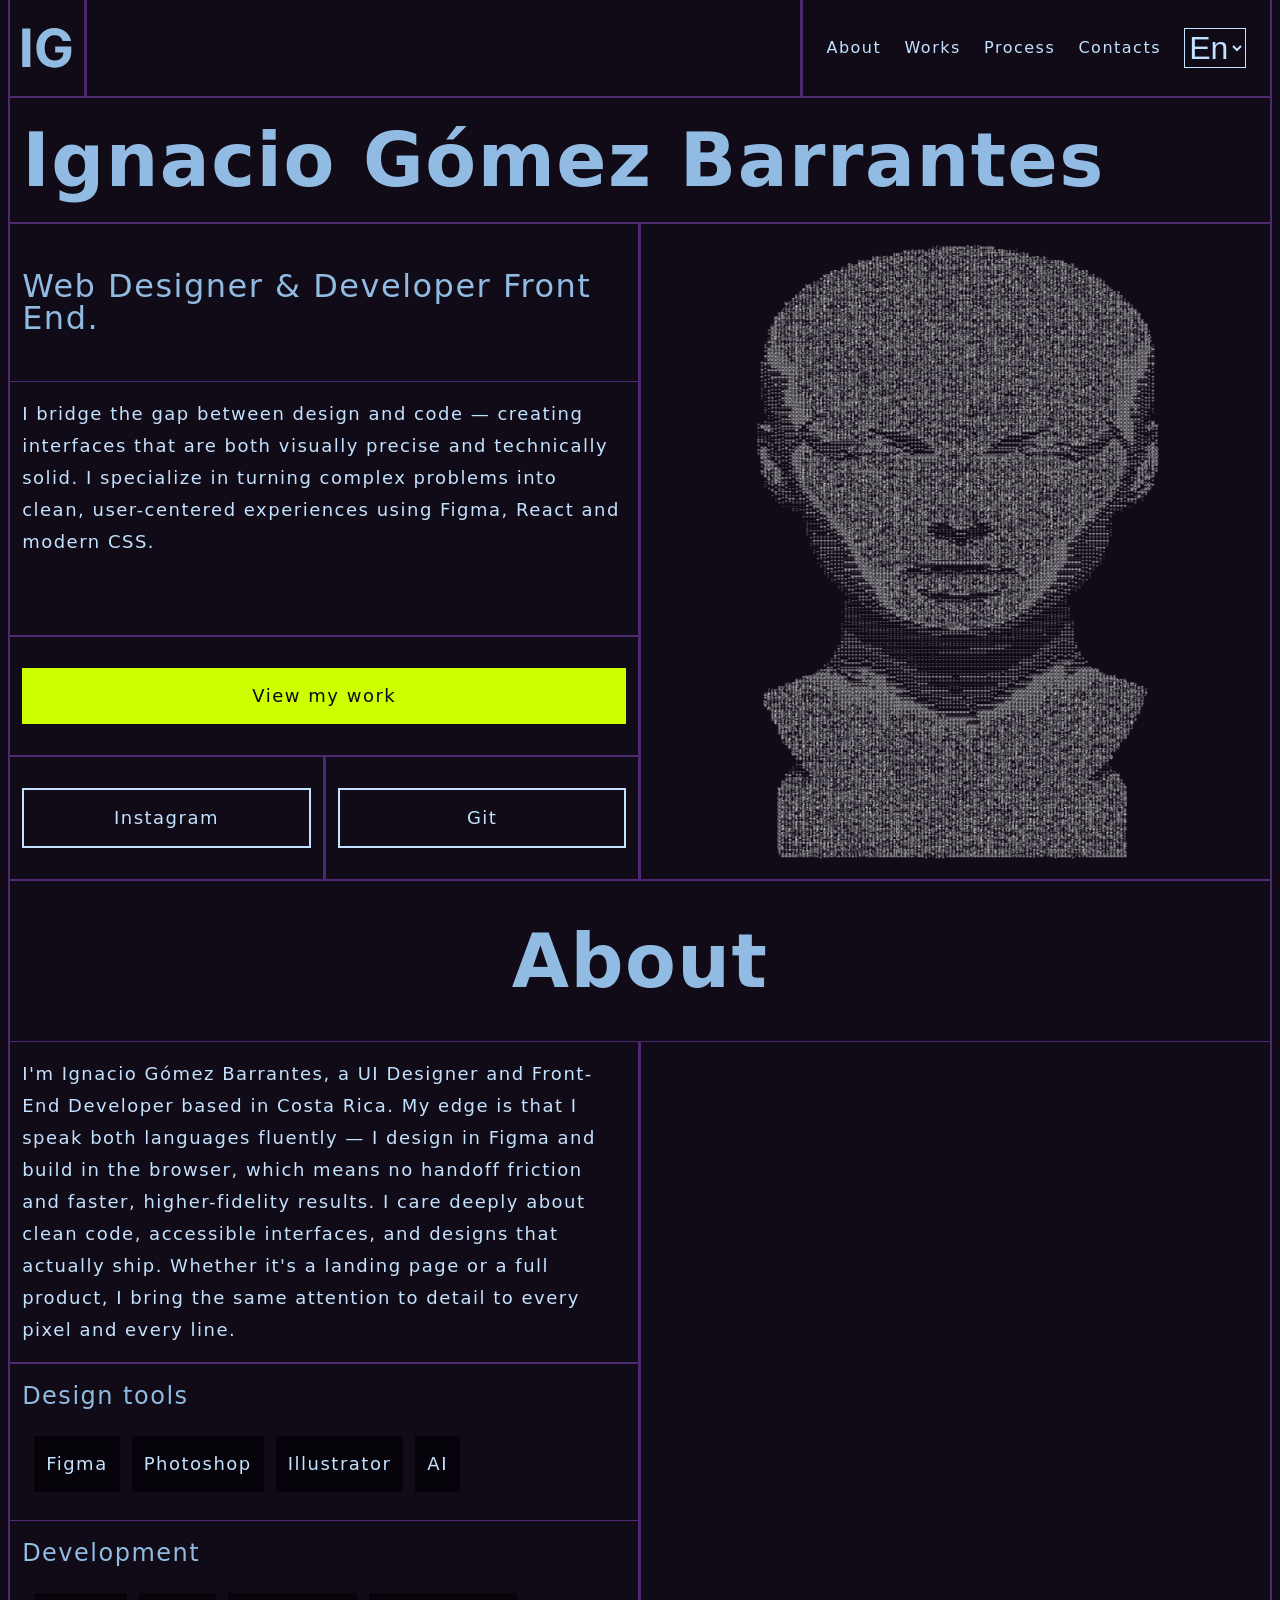
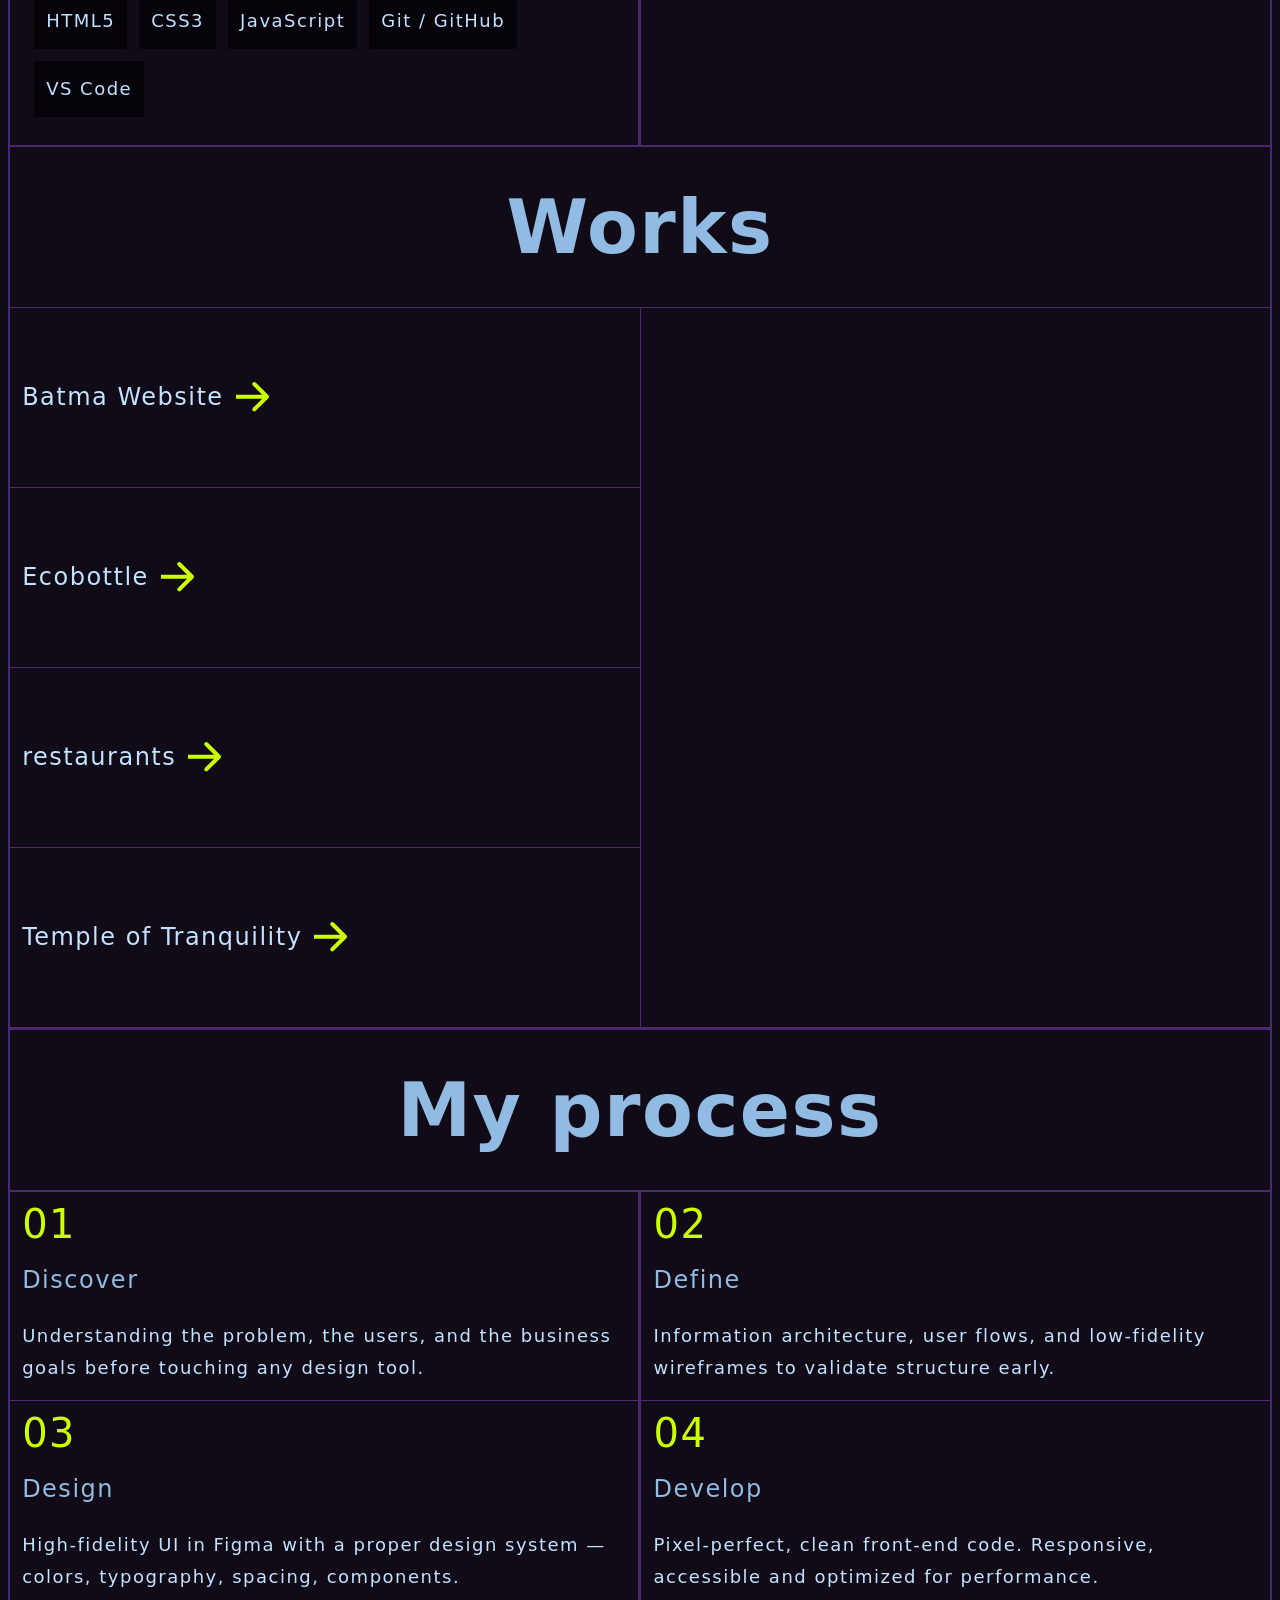
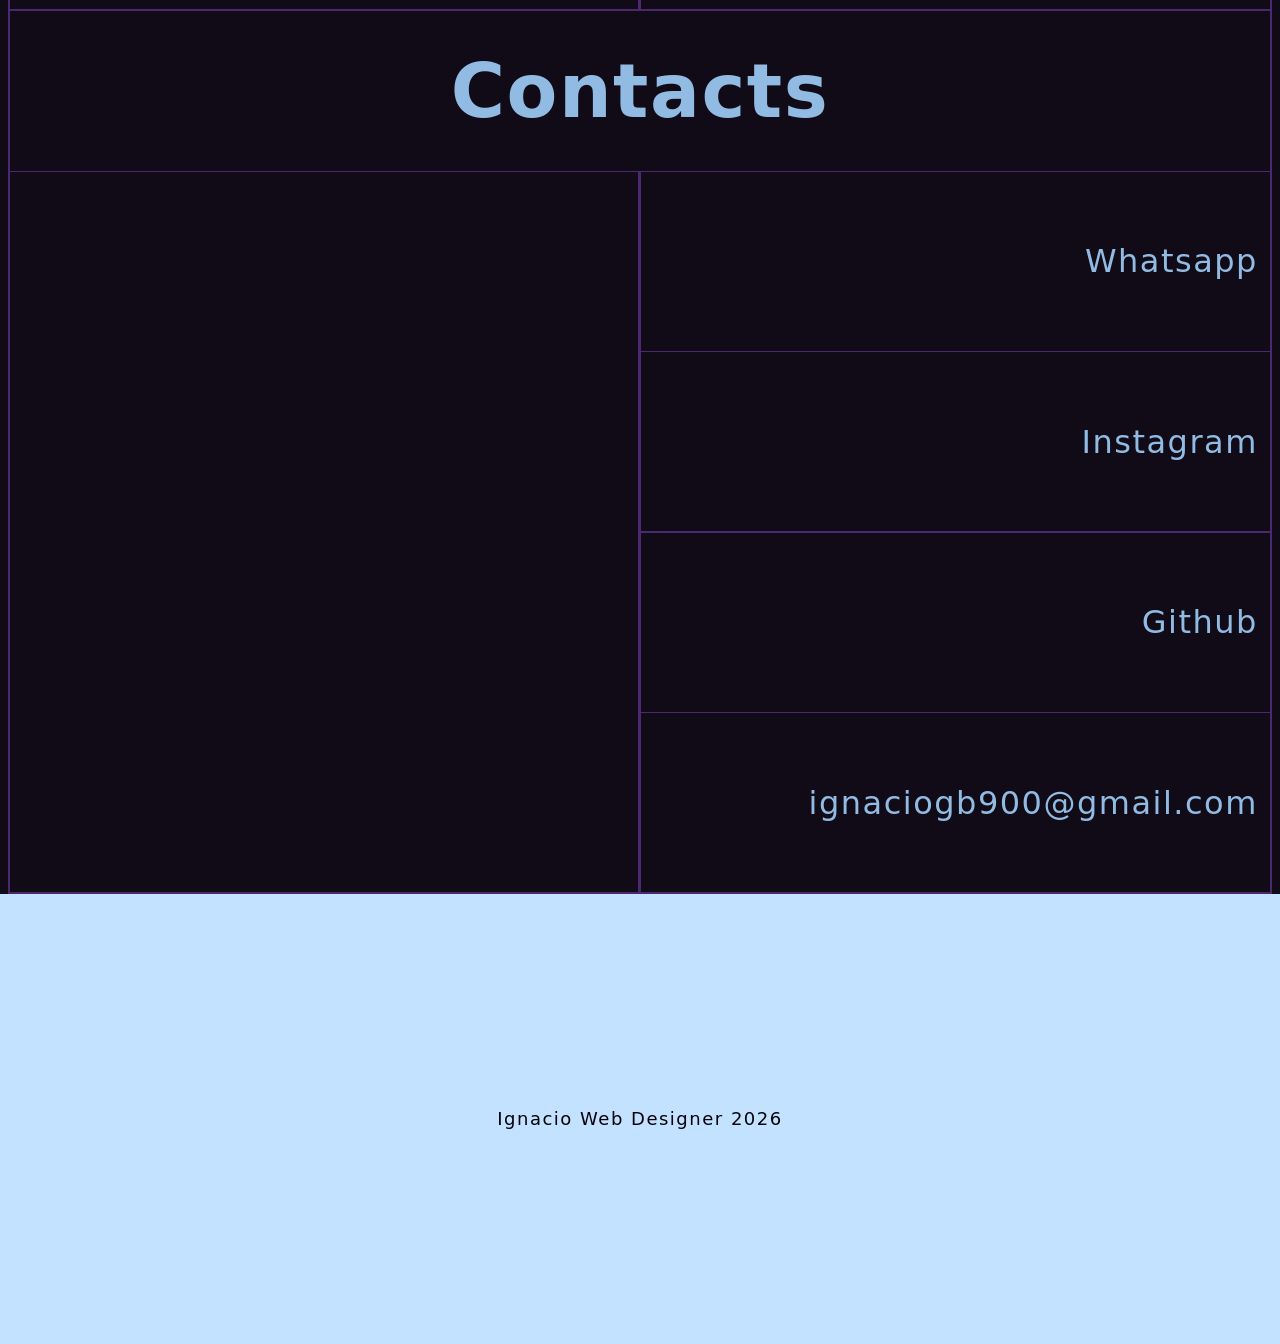
<file: index.html>
<!DOCTYPE html>
<html lang="en">
<head>
    <meta charset="UTF-8">
    <meta name="viewport" content="width=device-width, initial-scale=1.0">
    <link rel="stylesheet" href="./css/main.css">
    <link rel="stylesheet" href="./css/index.css">
    <script src="./js/app.js" defer></script>
    <script src="./js/canvas.js" defer></script>
    <script src="./js/translations.js" defer></script>
    <title>ignacio</title>
</head>
<body>
    <main>
        <header>
            <nav class="flex flex-row">
                <a href="index.html" class="backgroundDark"><img src="./img/logo.svg" alt="logo de Ignacio" width="50px" height="40px"></a>
                <input type="checkbox" name="hanburger" id="hamburger">
                <div class="backgroundDark"></div>
                <label for="hamburger" id="manu-hamburger" class="backgroundDark flex flex-colum">
                    <div class="bar"></div>
                    <div class="bar"></div>
                    <div class="bar"></div>
                </label>
                <ul class="navContent backgroundDark">
                    <li><a href="#about" class="text" data-i18n="nav-about">About</a></li>
                    <li><a href="#works" class="text" data-i18n="nav-works">Works</a></li>
                    <li><a href="#process" class="text" data-i18n="nav-process">Process</a></li>
                    <li><a href="#contacts" class="text" data-i18n="nav-contacts">Contacts</a></li>
                    <li>
                        <label for="languageSelect">
                            <select name="languageSelect" id="languageSelect">
                                <option value="EN" class="text">En</option>
                                <option value="ES" class="text">Es</option>
                            </select>
                        </label>
                    </li>
                </ul>
            </nav>
            <article>
                <h1 class="title backgroundDark" data-i18n="hero-title">Ignacio Gómez Barrantes</h1>
                <h2 class="subTitle backgroundDark" data-i18n="hero-sub">Web Designer & Developer Front End.</h2>
                <p class="text backgroundDark display-none" data-i18n="hero-p">I bridge the gap between design and code — creating interfaces that are both visually precise and technically solid. I specialize in turning complex problems into clean, user-centered experiences using Figma, React and modern CSS.</p>
                <div class="backgroundDark contentCanvas">
                    <canvas id="canvas" width="500" height="300"></canvas>
                </div>
                <ul class="grid grid-colum" id="button-header">
                    <li class="backgroundDark" id="button-main"><a href="#works" class="buttonMAin text" data-i18n="btn-work">View my work</a></li>
                    <li class="backgroundDark"><a href="https://www.instagram.com/ignaciod.web/" class="buttonSecon text">Instagram</a></li>
                    <li class="backgroundDark"><a href="https://github.com/IgnacioGB00" class="buttonSecon text">Git</a></li>
                </ul>
            </article>
        </header>

        <section id="about" class="sectionContent">
            <h2 class="backgroundDark title" data-i18n="about-title">About</h2>
            <div class="backgroundDark contentCanvas"></div>
            <p class="backgroundDark text" data-i18n="about-p">I'm Ignacio Gómez Barrantes, a UI Designer and Front-End Developer based in Costa Rica. My edge is that I speak both languages fluently — I design in Figma and build in the browser, which means no handoff friction and faster, higher-fidelity results.
                <br><br>
                I care deeply about clean code, accessible interfaces, and designs that actually ship. Whether it's a landing page or a full product, I bring the same attention to detail to every pixel and every line.</p>
            <article class="backgroundDark">
                <h3 class="subTitle" data-i18n="design-title">Design tools</h3>
                <ul class="tools">
                    <li class="text">Figma</li>
                    <li class="text">Photoshop</li>
                    <li class="text">Illustrator</li>
                    <li class="text">AI</li>
                </ul>
            </article>
            <article class="backgroundDark">
                <h3 class="subTitle" data-i18n="dev-title">Development</h3>
                <ul class="development">
                    <li class="text">HTML5</li>
                    <li class="text">CSS3</li>
                    <li class="text">JavaScript</li>
                    <li class="text">Git / GitHub</li>
                    <li class="text">VS Code</li>
                </ul>
            </article>
        </section>

        <section id="works" class="sectionContent">
            <h2 class="backgroundDark title" data-i18n="works-title">Works</h2>
            <div class="backgroundDark contentCanvas"></div>
            <ul class="list-works flex flex-row">
                <li class="backgroundDark" data-work="batman"><a href="./works/batman.html" class="subTitle">Batma Website <img src="./img/Arrow.svg" alt="Arrow"></a></li>
                <li class="backgroundDark" data-work="ecobottle"><a href="./works/ecobottle.html" class="subTitle">Ecobottle <img src="./img/Arrow.svg" alt="Arrow"></a></li>
                <li class="backgroundDark" data-work="cafe"><a href="./works/encuetroCafe.html" class="subTitle">restaurants <img src="./img/Arrow.svg" alt="Arrow"></a></li>
                <li class="backgroundDark" data-work="temple"><a href="./works/Temple.html" class="subTitle">Temple of Tranquility <img src="./img/Arrow.svg" alt="Arrow"></a></li>
            </ul>
        </section>

        <section id="process" class="sectionContent">
            <h2 class="title backgroundDark" data-i18n="process-title">My process</h2>
            <article class="backgroundDark flex flex-colum">
                <p class="numberColor">01</p>
                <h3 class="subTitle" data-i18n="p01-title">Discover</h3>
                <p class="text" data-i18n="p01-text">Understanding the problem, the users, and the business goals before touching any design tool.</p>
            </article>
            <article class="backgroundDark flex flex-colum">
                <p class="numberColor">02</p>
                <h3 class="subTitle" data-i18n="p02-title">Define</h3>
                <p class="text" data-i18n="p02-text">Information architecture, user flows, and low-fidelity wireframes to validate structure early.</p>
            </article>
            <article class="backgroundDark flex flex-colum">
                <p class="numberColor">03</p>
                <h3 class="subTitle" data-i18n="p03-title">Design</h3>
                <p class="text" data-i18n="p03-text">High-fidelity UI in Figma with a proper design system — colors, typography, spacing, components.</p>
            </article>
            <article class="backgroundDark flex flex-colum">
                <p class="numberColor">04</p>
                <h3 class="subTitle" data-i18n="p04-title">Develop</h3>
                <p class="text" data-i18n="p04-text">Pixel-perfect, clean front-end code. Responsive, accessible and optimized for performance.</p>
            </article>
        </section>

        <section id="contacts" class="sectionContent">
            <h2 class="backgroundDark title" data-i18n="contacts-title">Contacts</h2>
            <div class="backgroundDark contentCanvas"></div>
            <ul class="contacts">
                <li class="backgroundDark"><a href="https://wa.me/50664033299" class="subTitle">Whatsapp</a></li>
                <li class="backgroundDark"><a href="https://www.instagram.com/ignaciod.web/" class="subTitle">Instagram</a></li>
                <li class="backgroundDark"><a href="https://github.com/IgnacioGB00" class="subTitle">Github</a></li>
                <li class="backgroundDark"><a href="mailto:ignaciogb900@gmail.com" class="subTitle">ignaciogb900@gmail.com</a></li>
            </ul>
        </section>
    </main>
    <footer class="flex flex-colum">
        <p class="text" data-i18n="footer">Ignacio Web Designer 2026</p>
    </footer>
</body>
</html>
</file>
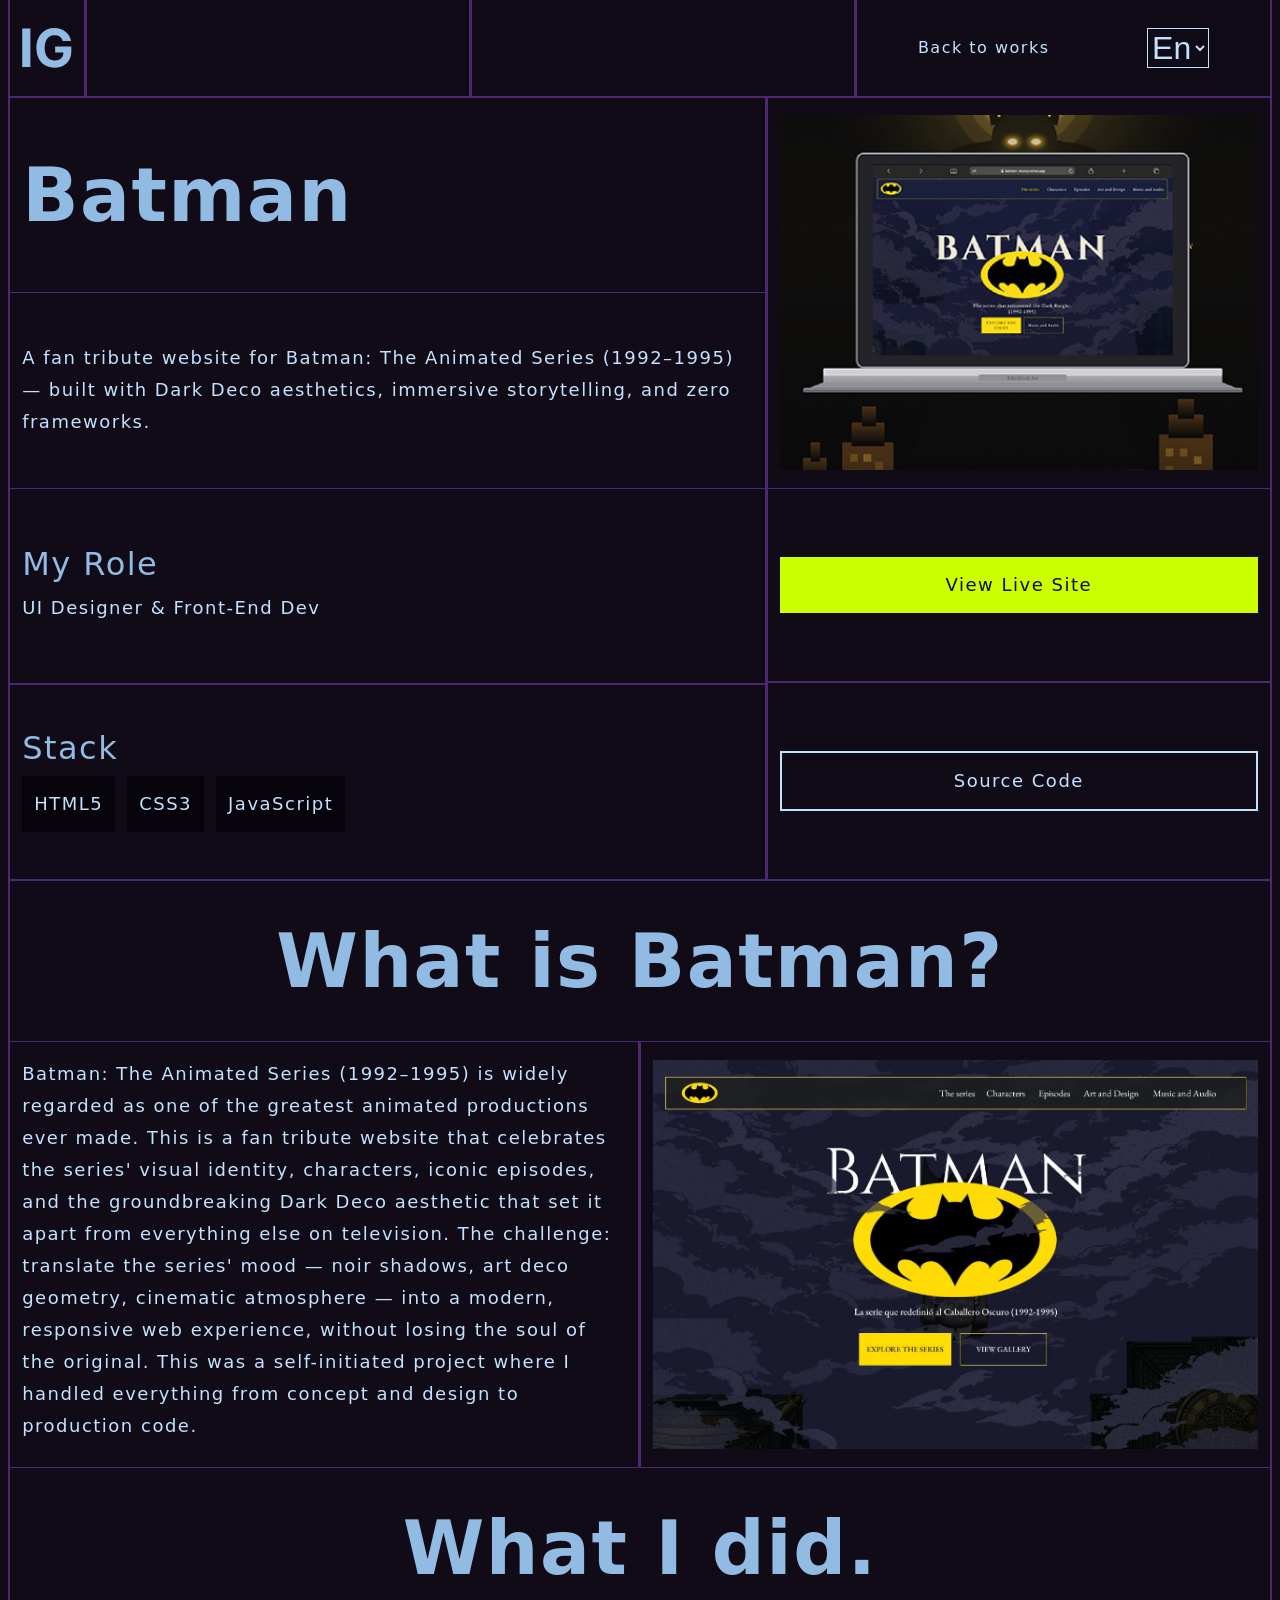
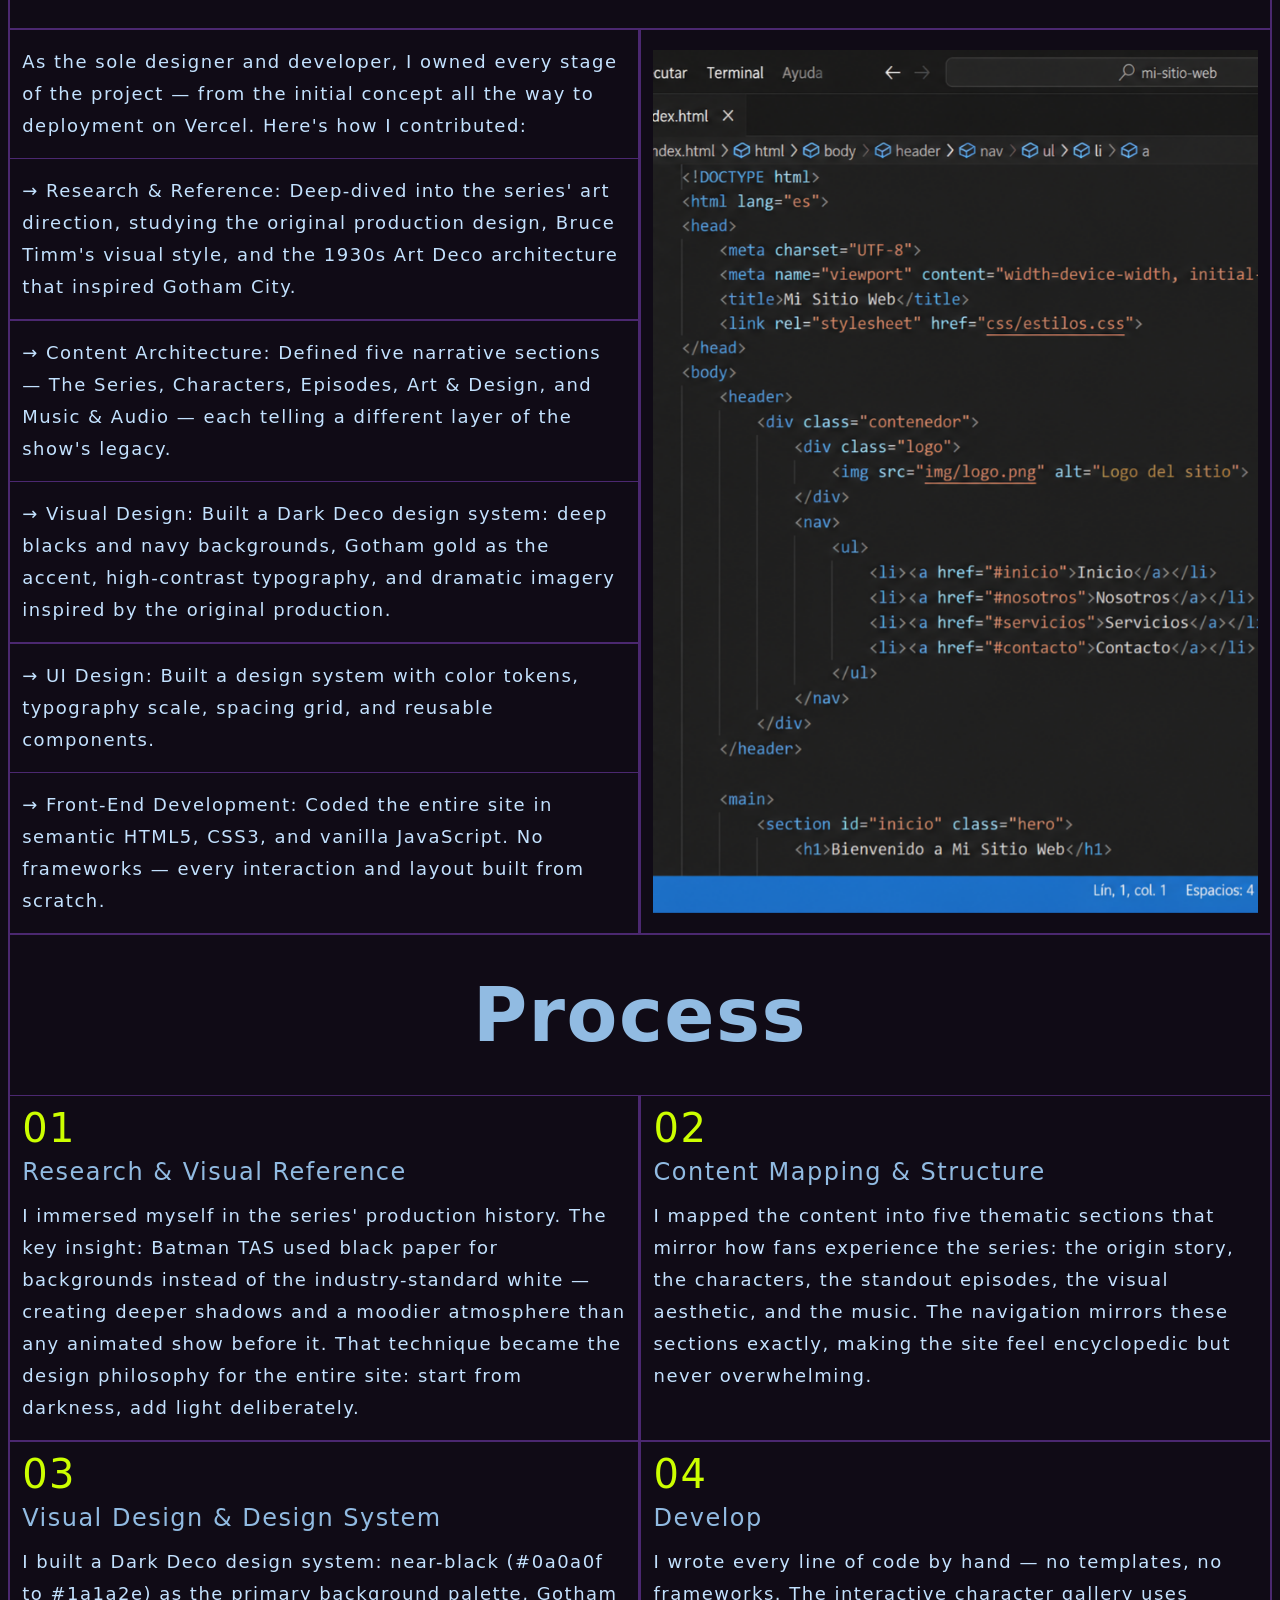
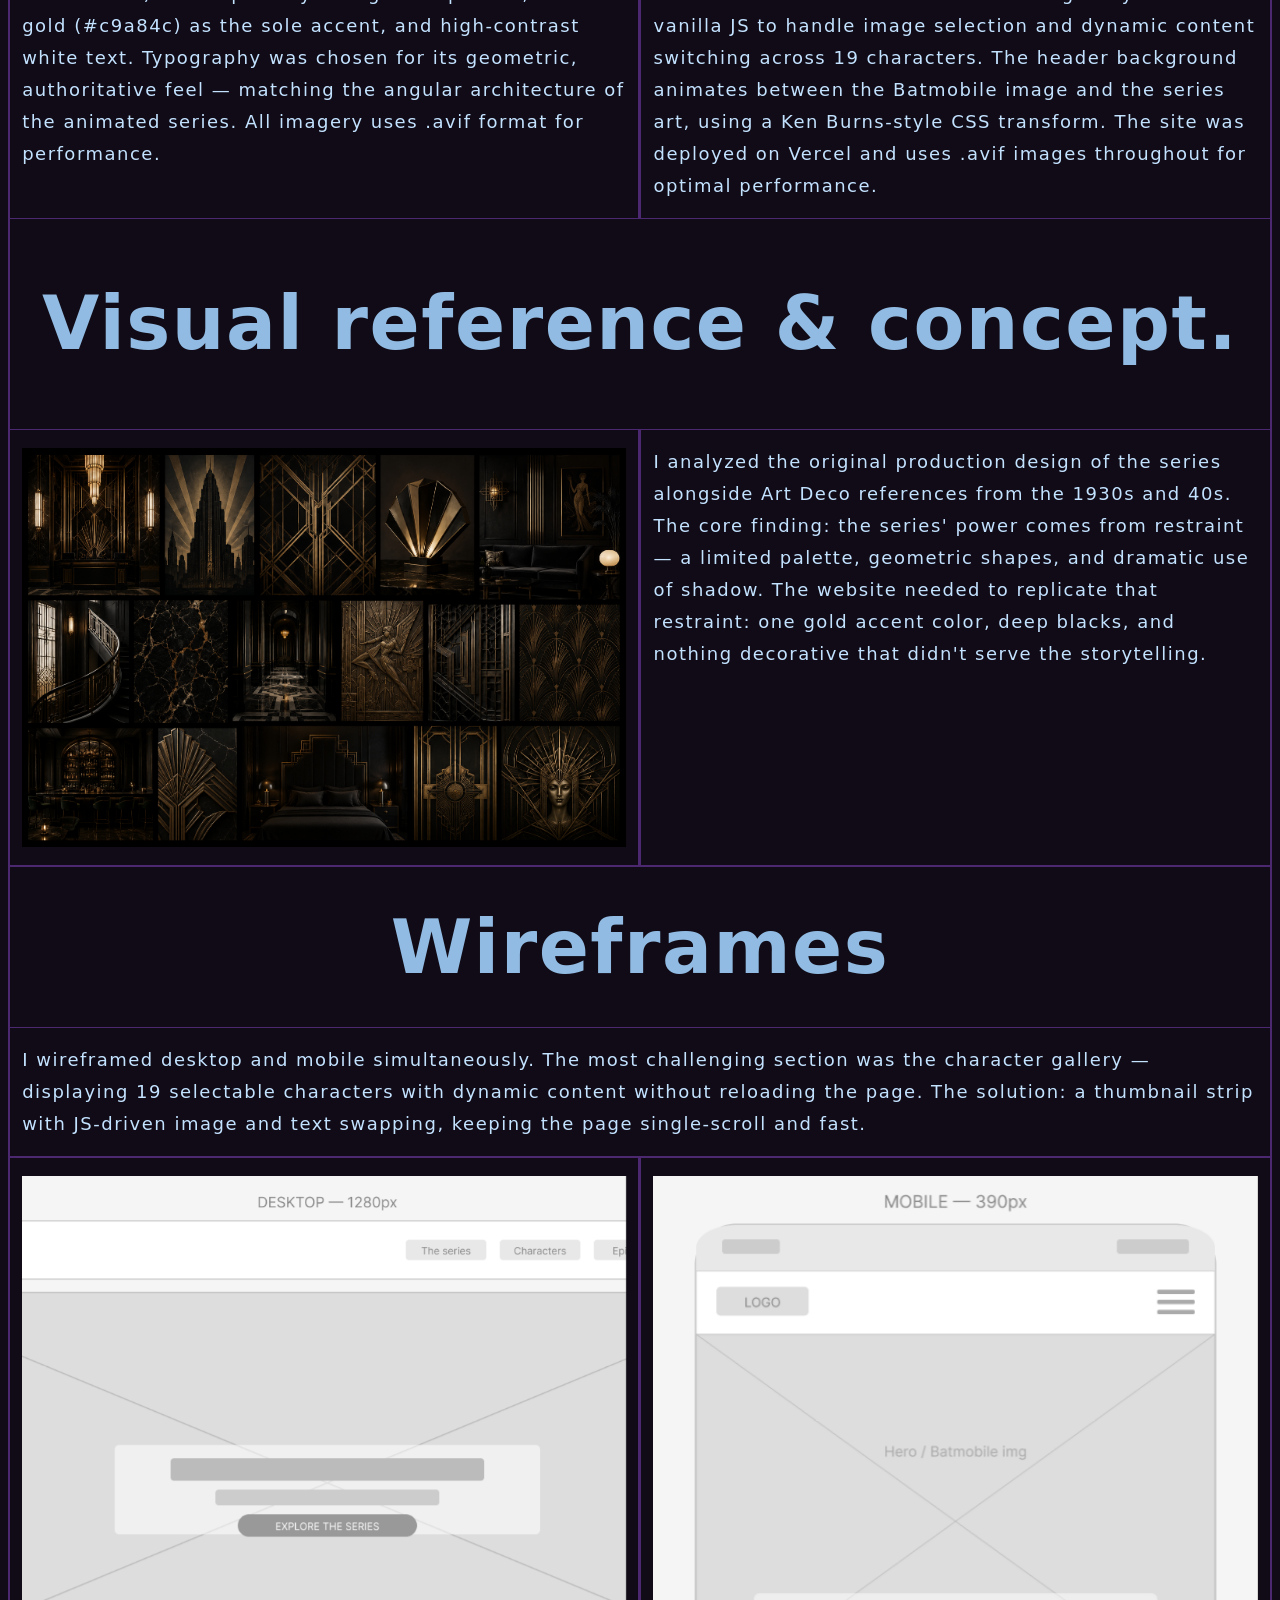
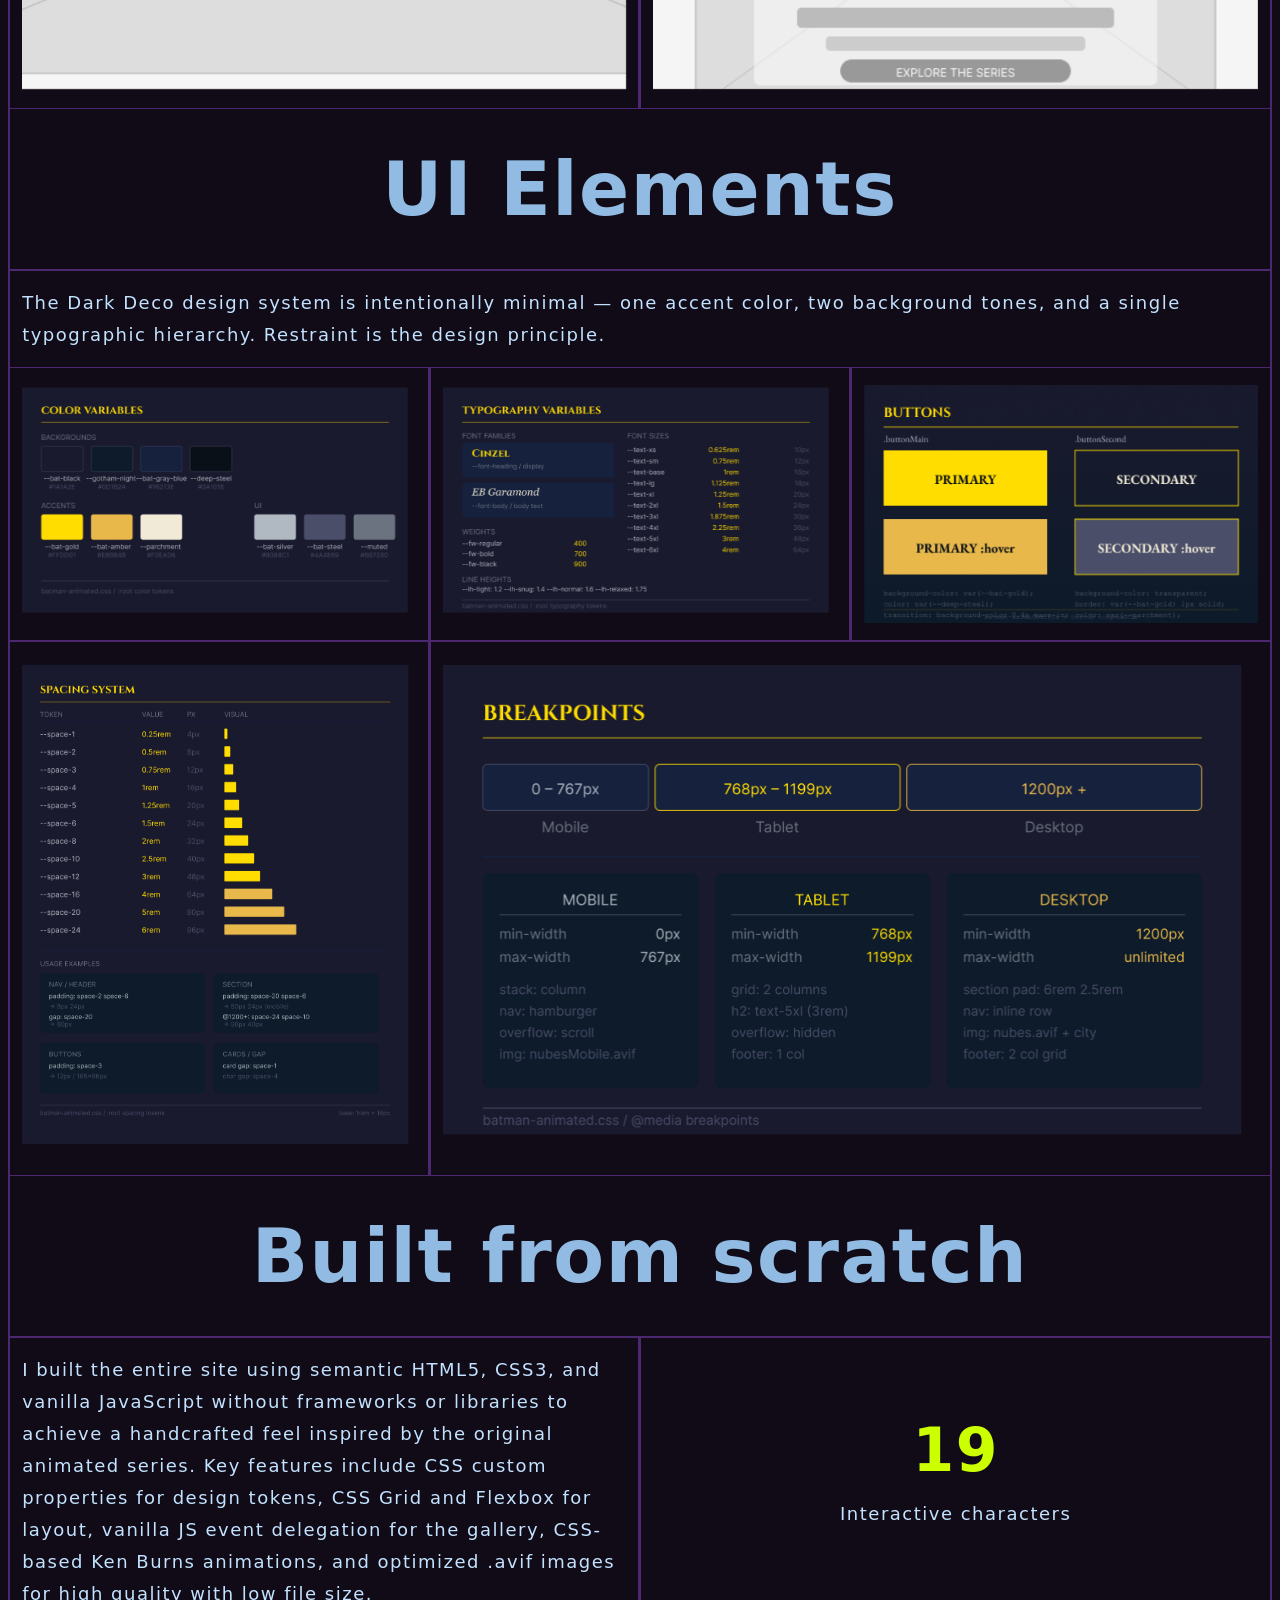
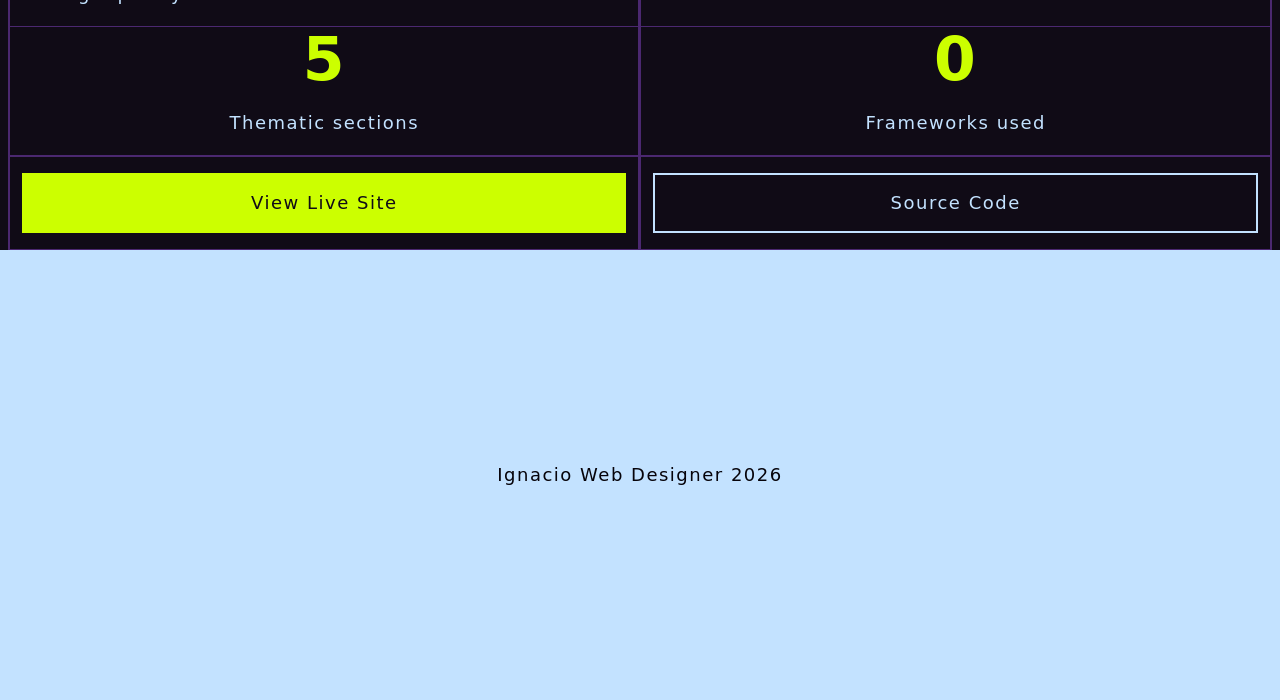
<file: works/batman.html>
<!DOCTYPE html>
<html lang="en">
<head>
    <meta charset="UTF-8">
    <meta name="viewport" content="width=device-width, initial-scale=1.0">
    <link rel="stylesheet" href="../css/main.css">
    <link rel="stylesheet" href="../css/works.css">
    <script src="../js/img.js" defer></script>
    <script src="../js/translations.js" defer></script>
    <title>Batman</title>
</head>
<body>
    <main>
        <header>
            <nav class="flex flex-row">
                <a href="../index.html" class="backgroundDark"><img src="../img/logo.svg" alt="logo de Ignacio" width="50px" height="40px"></a>
                <div class="backgroundDark"></div>
                <input type="checkbox" name="hanburger" id="hamburger">
                <div class="backgroundDark"></div>
                <label for="hamburger" id="manu-hamburger" class="backgroundDark flex flex-colum">
                    <div class="bar"></div>
                    <div class="bar"></div>
                    <div class="bar"></div>
                </label>
                <ul class="backgroundDark navContent">
                    <li><a href="../index.html#works" class="text" data-i18n="back">Back to works</a></li>
                    <li>
                        <label for="languageSelect">
                            <select name="languageSelect" id="languageSelect">
                                <option value="EN" class="text">En</option>
                                <option value="ES" class="text">Es</option>
                            </select>
                        </label>
                    </li>
                </ul>
            </nav>
            <article>
                <h1 class="title backgroundDark" data-i18n="hero-title">Batman</h1>
                <p class="text backgroundDark" data-i18n="hero-p">A fan tribute website for Batman: The Animated Series (1992–1995) — built with Dark Deco aesthetics, immersive storytelling, and zero frameworks.</p>
                <picture class="backgroundDark" id="imgHeader">
                    <source media="(max-width: 767px)" srcset="../img/batmanMockupMobile.avif">
                    <source media="(min-width: 768px) and (max-width: 1023px)" srcset="../img/batmanMockup.avif">
                    <img src="../img/batmanMockup.avif" alt="mockup of de Batman website">
                </picture>
                <section class="backgroundDark flex flex-colum" id="role">
                    <h2 class="subTitle" data-i18n="role-title">My Role</h2>
                    <p class="text" data-i18n="role-text">UI Designer & Front-End Dev</p>
                </section>
                <section class="backgroundDark flex flex-colum" id="stack">
                    <h2 class="subTitle" data-i18n="stack-title">Stack</h2>
                    <ul class="Stack flex flex-row">
                        <li class="text">HTML5</li>
                        <li class="text">CSS3</li>
                        <li class="text">JavaScript</li>
                    </ul>
                </section>
                <ul class="grid grid-colum" id="button-header">
                    <li class="backgroundDark" id="button-main"><a href="https://batman-snowy.vercel.app/" class="buttonMAin text" data-i18n="btn-live">View Live Site</a></li>
                    <li class="backgroundDark"><a href="https://github.com/IgnacioGB00/batman" class="buttonSecon text" data-i18n="btn-code">Source Code</a></li>
                </ul>
            </article>
        </header>

        <section class="sectionContent" id="WhatIS">
            <h2 class="title backgroundDark" data-i18n="what-title">What is Batman?</h2>
            <p class="text backgroundDark" data-i18n="what-p">Batman: The Animated Series (1992–1995) is widely regarded as one of the greatest animated productions ever made. This is a fan tribute website that celebrates the series' visual identity, characters, iconic episodes, and the groundbreaking Dark Deco aesthetic that set it apart from everything else on television.
                <br><br>
                The challenge: translate the series' mood — noir shadows, art deco geometry, cinematic atmosphere — into a modern, responsive web experience, without losing the soul of the original. This was a self-initiated project where I handled everything from concept and design to production code.</p>
            <picture class="backgroundDark">
                <source media="(max-width: 767px)" srcset="../img/batmanWebMobile.avif">
                <source media="(min-width: 768px) and (max-width: 1023px)" srcset="../img/batmanWeb.avif">
                <img src="../img/batmanWeb.avif" alt="mockup of de Batman website" loading="lazy">
            </picture>
        </section>

        <section class="sectionContent" id="whatDid">
            <h2 class="title backgroundDark" data-i18n="did-title">What I did.</h2>
            <p class="text backgroundDark" data-i18n="did-p1">As the sole designer and developer, I owned every stage of the project — from the initial concept all the way to deployment on Vercel. Here's how I contributed:</p>
            <p class="text backgroundDark" data-i18n="did-p2">→ Research & Reference: Deep-dived into the series' art direction, studying the original production design, Bruce Timm's visual style, and the 1930s Art Deco architecture that inspired Gotham City.</p>
            <p class="text backgroundDark" data-i18n="did-p3">→ Content Architecture: Defined five narrative sections — The Series, Characters, Episodes, Art & Design, and Music & Audio — each telling a different layer of the show's legacy.</p>
            <p class="text backgroundDark" data-i18n="did-p4">→ Visual Design: Built a Dark Deco design system: deep blacks and navy backgrounds, Gotham gold as the accent, high-contrast typography, and dramatic imagery inspired by the original production.</p>
            <p class="text backgroundDark" data-i18n="did-p5">→ UI Design: Built a design system with color tokens, typography scale, spacing grid, and reusable components.</p>
            <p class="text backgroundDark" data-i18n="did-p6">→ Front-End Development: Coded the entire site in semantic HTML5, CSS3, and vanilla JavaScript. No frameworks — every interaction and layout built from scratch.</p>
            <picture class="backgroundDark">
                <source media="(max-width: 767px)" srcset="../img/whatDidMobile.avif">
                <source media="(min-width: 768px) and (max-width: 1023px)" srcset="../img/whatDid.avif">
                <img src="../img/whatDid.avif" alt="what I did" loading="lazy">
            </picture>
        </section>

        <section class="sectionContent" id="process">
            <h2 class="title backgroundDark" data-i18n="process-title">Process</h2>
            <article class="backgroundDark flex flex-colum">
                <p class="numberColor">01</p>
                <h3 class="subTitle" data-i18n="proc-01-title">Research & Visual Reference</h3>
                <p class="text" data-i18n="proc-01-text">I immersed myself in the series' production history. The key insight: Batman TAS used black paper for backgrounds instead of the industry-standard white — creating deeper shadows and a moodier atmosphere than any animated show before it. That technique became the design philosophy for the entire site: start from darkness, add light deliberately.</p>
            </article>
            <article class="backgroundDark flex flex-colum">
                <p class="numberColor">02</p>
                <h3 class="subTitle" data-i18n="proc-02-title">Content Mapping & Structure</h3>
                <p class="text" data-i18n="proc-02-text">I mapped the content into five thematic sections that mirror how fans experience the series: the origin story, the characters, the standout episodes, the visual aesthetic, and the music. The navigation mirrors these sections exactly, making the site feel encyclopedic but never overwhelming.</p>
            </article>
            <article class="backgroundDark flex flex-colum">
                <p class="numberColor">03</p>
                <h3 class="subTitle" data-i18n="proc-03-title">Visual Design & Design System</h3>
                <p class="text" data-i18n="proc-03-text">I built a Dark Deco design system: near-black (#0a0a0f to #1a1a2e) as the primary background palette, Gotham gold (#c9a84c) as the sole accent, and high-contrast white text. Typography was chosen for its geometric, authoritative feel — matching the angular architecture of the animated series. All imagery uses .avif format for performance.</p>
            </article>
            <article class="backgroundDark flex flex-colum">
                <p class="numberColor">04</p>
                <h3 class="subTitle" data-i18n="proc-04-title">Develop</h3>
                <p class="text" data-i18n="proc-04-text">I wrote every line of code by hand — no templates, no frameworks. The interactive character gallery uses vanilla JS to handle image selection and dynamic content switching across 19 characters. The header background animates between the Batmobile image and the series art, using a Ken Burns-style CSS transform. The site was deployed on Vercel and uses .avif images throughout for optimal performance.</p>
            </article>
        </section>

        <section class="sectionContent" id="concept">
            <h2 class="title backgroundDark" data-i18n="concept-title">Visual reference & concept.</h2>
            <picture class="backgroundDark">
                <source media="(max-width: 767px)" srcset="../img/batmanResearchMobile.avif">
                <source media="(min-width: 768px) and (max-width: 1023px)" srcset="../img/batmanResearch.avif">
                <img src="../img/batmanResearch.avif" alt="Batman research" width="300px" height="500px" loading="lazy">
            </picture>
            <p class="text backgroundDark" data-i18n="concept-p">I analyzed the original production design of the series alongside Art Deco references from the 1930s and 40s. The core finding: the series' power comes from restraint — a limited palette, geometric shapes, and dramatic use of shadow. The website needed to replicate that restraint: one gold accent color, deep blacks, and nothing decorative that didn't serve the storytelling.</p>
        </section>

        <section class="sectionContent" id="wireframes">
            <h2 class="title backgroundDark" data-i18n="wire-title">Wireframes</h2>
            <p class="text backgroundDark" data-i18n="wire-p">I wireframed desktop and mobile simultaneously. The most challenging section was the character gallery — displaying 19 selectable characters with dynamic content without reloading the page. The solution: a thumbnail strip with JS-driven image and text swapping, keeping the page single-scroll and fast.</p>
            <picture class="backgroundDark">
                <source media="(max-width: 767px)" srcset="../img/batmanWireframeDesktopMobile.avif">
                <source media="(min-width: 768px) and (max-width: 1023px)" srcset="../img/batmanWireframeDesktop.avif">
                <img src="../img/batmanWireframeDesktop.avif" alt="wireframes desktop" loading="lazy">
            </picture>
            <picture class="backgroundDark">
                <source media="(max-width: 767px)" srcset="../img/batmanWireframeMobileMobile.avif">
                <source media="(min-width: 768px) and (max-width: 1023px)" srcset="../img/batmanWireframeMobile.avif">
                <img src="../img/batmanWireframeMobile.avif" alt="wireframes mobile" loading="lazy">
            </picture>
        </section>

        <section class="sectionContent" id="UIelement">
            <h2 class="title backgroundDark" data-i18n="ui-title">UI Elements</h2>
            <p class="text backgroundDark" data-i18n="ui-p">The Dark Deco design system is intentionally minimal — one accent color, two background tones, and a single typographic hierarchy. Restraint is the design principle.</p>
            <picture class="backgroundDark">
                <source media="(min-width: 768px) and (max-width: 1023px)" srcset="../img/batmanColor.avif">
                <img src="../img/batmanColor.avif" alt="Batman color palette" loading="lazy">
            </picture>
            <picture class="backgroundDark">
                <source media="(min-width: 768px) and (max-width: 1023px)" srcset="../img/batmanTypography.avif">
                <img src="../img/batmanTypography.avif" alt="Batman typography" loading="lazy">
            </picture>
            <picture class="backgroundDark">
                <source media="(min-width: 768px) and (max-width: 1023px)" srcset="../img/batmanbuttons.avif">
                <img src="../img/batmanbuttons.avif" alt="Batman buttons" loading="lazy">
            </picture>
            <picture class="backgroundDark">
                <source media="(max-width: 767px)" srcset="../img/batmanSpacingMobile.avif">
                <source media="(min-width: 768px) and (max-width: 1023px)" srcset="../img/batmanSpacing.avif">
                <img src="../img/batmanSpacing.avif" alt="Batman spacing" loading="lazy">
            </picture>
            <picture class="backgroundDark">
                <source media="(max-width: 767px)" srcset="../img/batmanBreakpointsMobile.avif">
                <source media="(min-width: 768px) and (max-width: 1023px)" srcset="../img/batmanBreakpoints.avif">
                <img src="../img/batmanBreakpoints.avif" alt="Batman breakpoints" loading="lazy">
            </picture>
        </section>

        <section class="sectionContent" id="develop">
            <h2 class="title backgroundDark" data-i18n="dev-title">Built from scratch</h2>
            <p class="text backgroundDark" data-i18n="dev-p">I built the entire site using semantic HTML5, CSS3, and vanilla JavaScript without frameworks or libraries to achieve a handcrafted feel inspired by the original animated series. Key features include CSS custom properties for design tokens, CSS Grid and Flexbox for layout, vanilla JS event delegation for the gallery, CSS-based Ken Burns animations, and optimized .avif images for high quality with low file size.</p>
            <article class="backgroundDark flex flex-colum">
                <h3 class="numberColor">19</h3>
                <p class="text" data-i18n="stat-01">Interactive characters</p>
            </article>
            <article class="backgroundDark flex flex-colum">
                <h3 class="numberColor">5</h3>
                <p class="text" data-i18n="stat-02">Thematic sections</p>
            </article>
            <article class="backgroundDark flex flex-colum">
                <h3 class="numberColor">0</h3>
                <p class="text" data-i18n="stat-03">Frameworks used</p>
            </article>
            <ul class="grid grid-colum">
                <li class="backgroundDark" id="button-main"><a href="https://batman-snowy.vercel.app/" class="buttonMAin text" data-i18n="btn-live">View Live Site</a></li>
                <li class="backgroundDark"><a href="https://github.com/IgnacioGB00/batman" class="buttonSecon text" data-i18n="btn-code">Source Code</a></li>
            </ul>
        </section>
    </main>
    <footer class="flex flex-colum">
        <p class="text" data-i18n="footer">Ignacio Web Designer 2026</p>
    </footer>
</body>
</html>
</file>
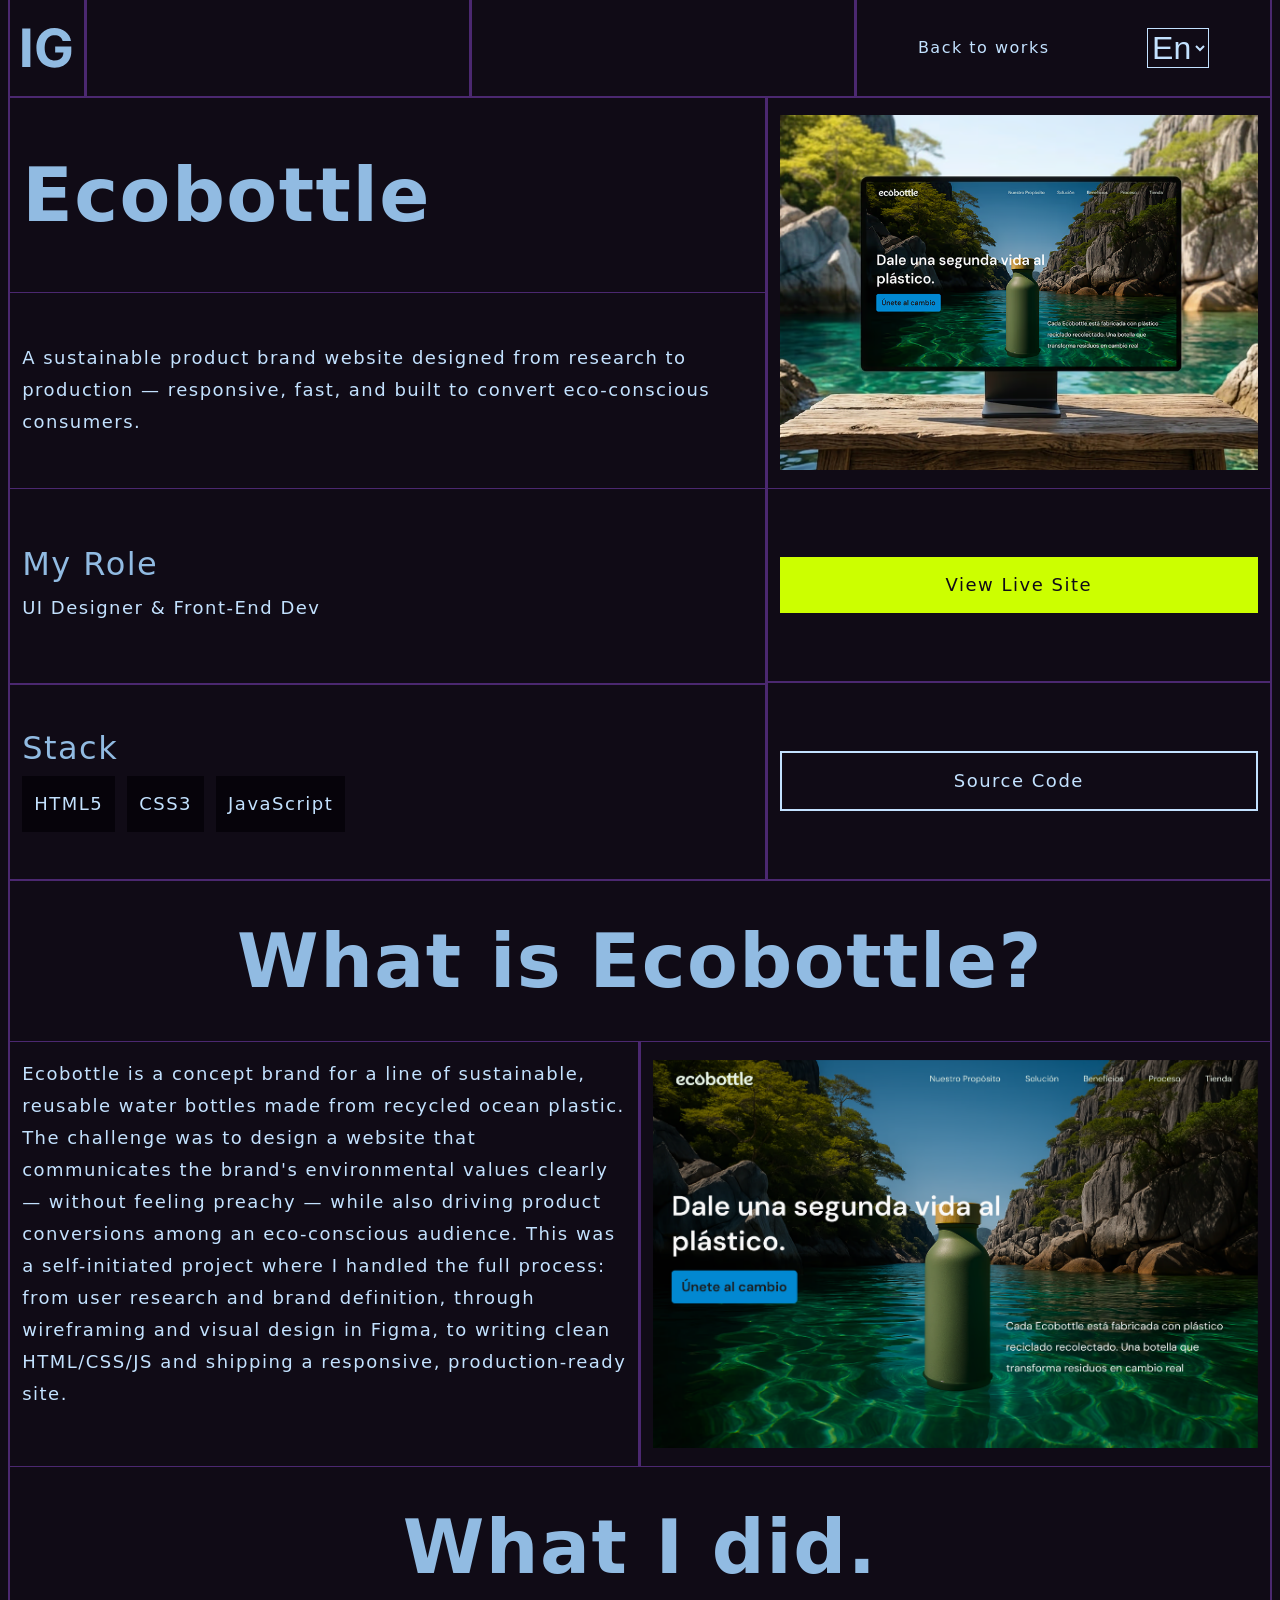
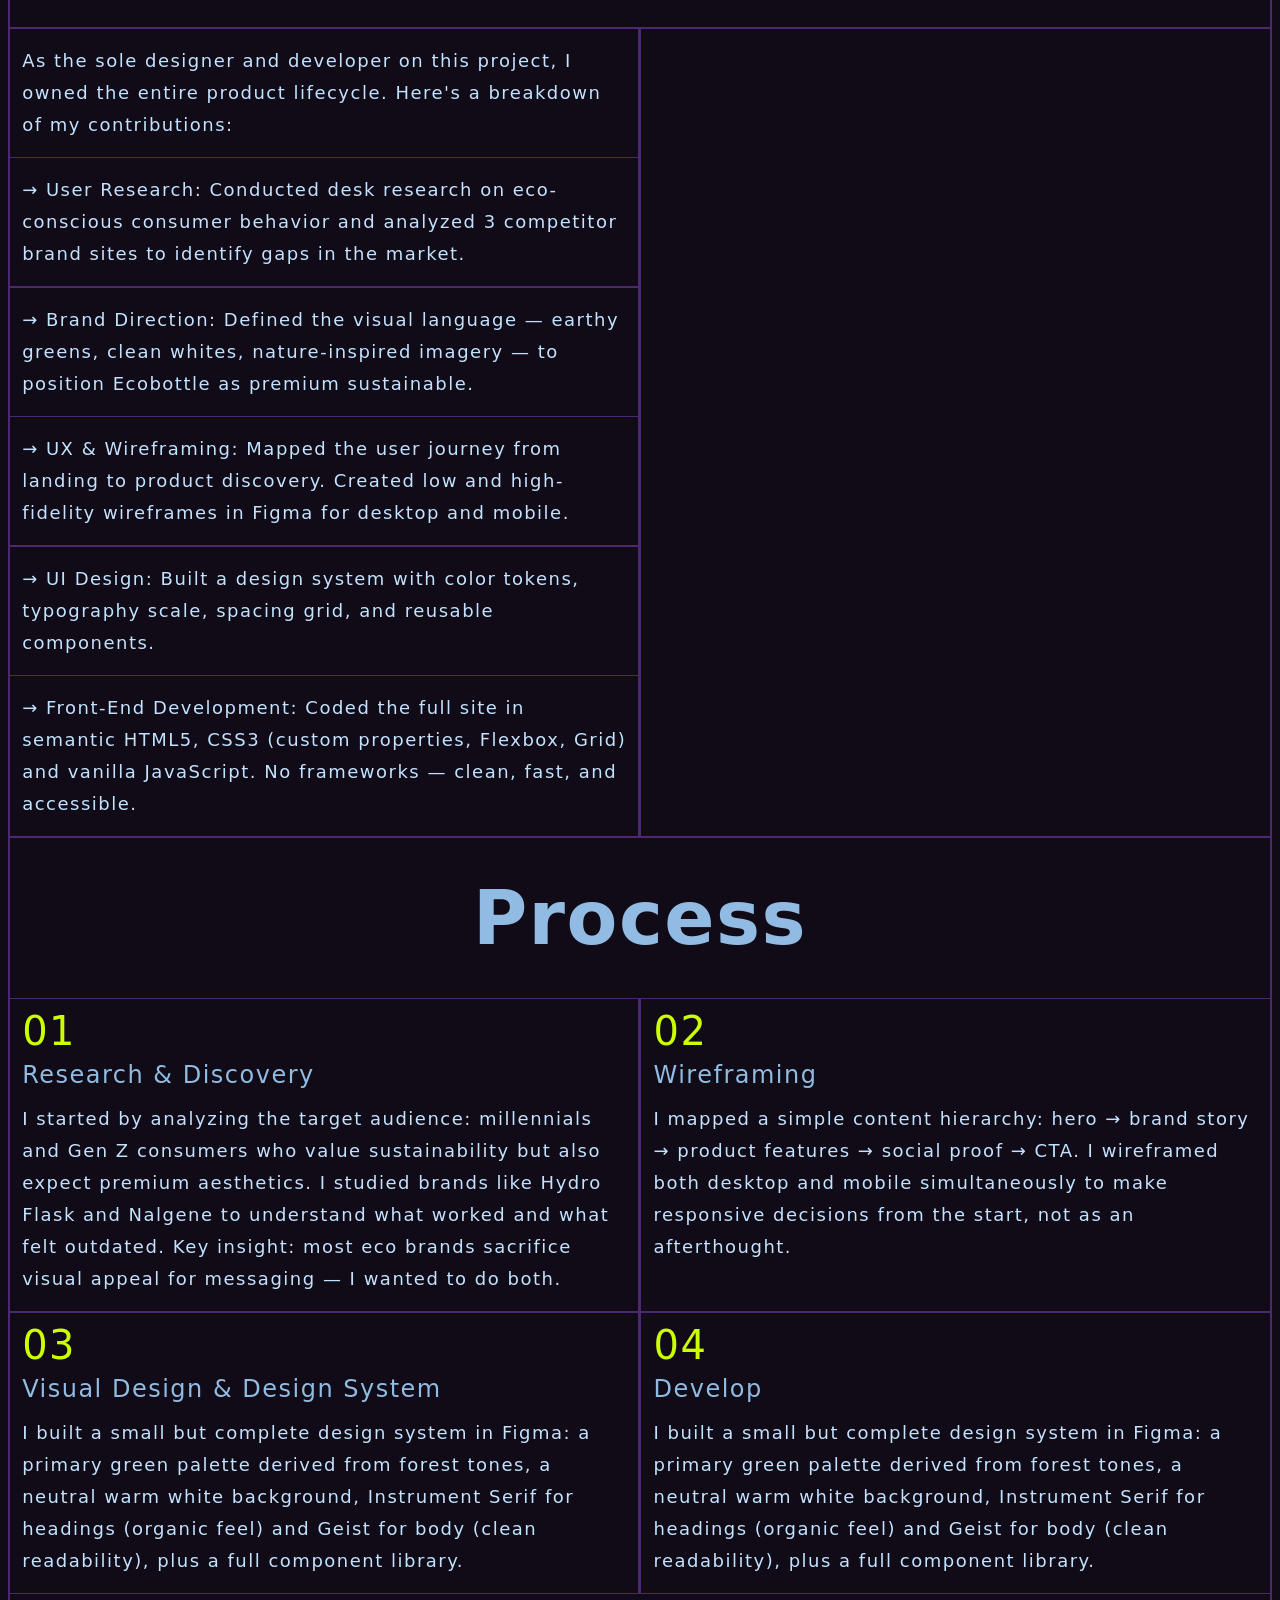
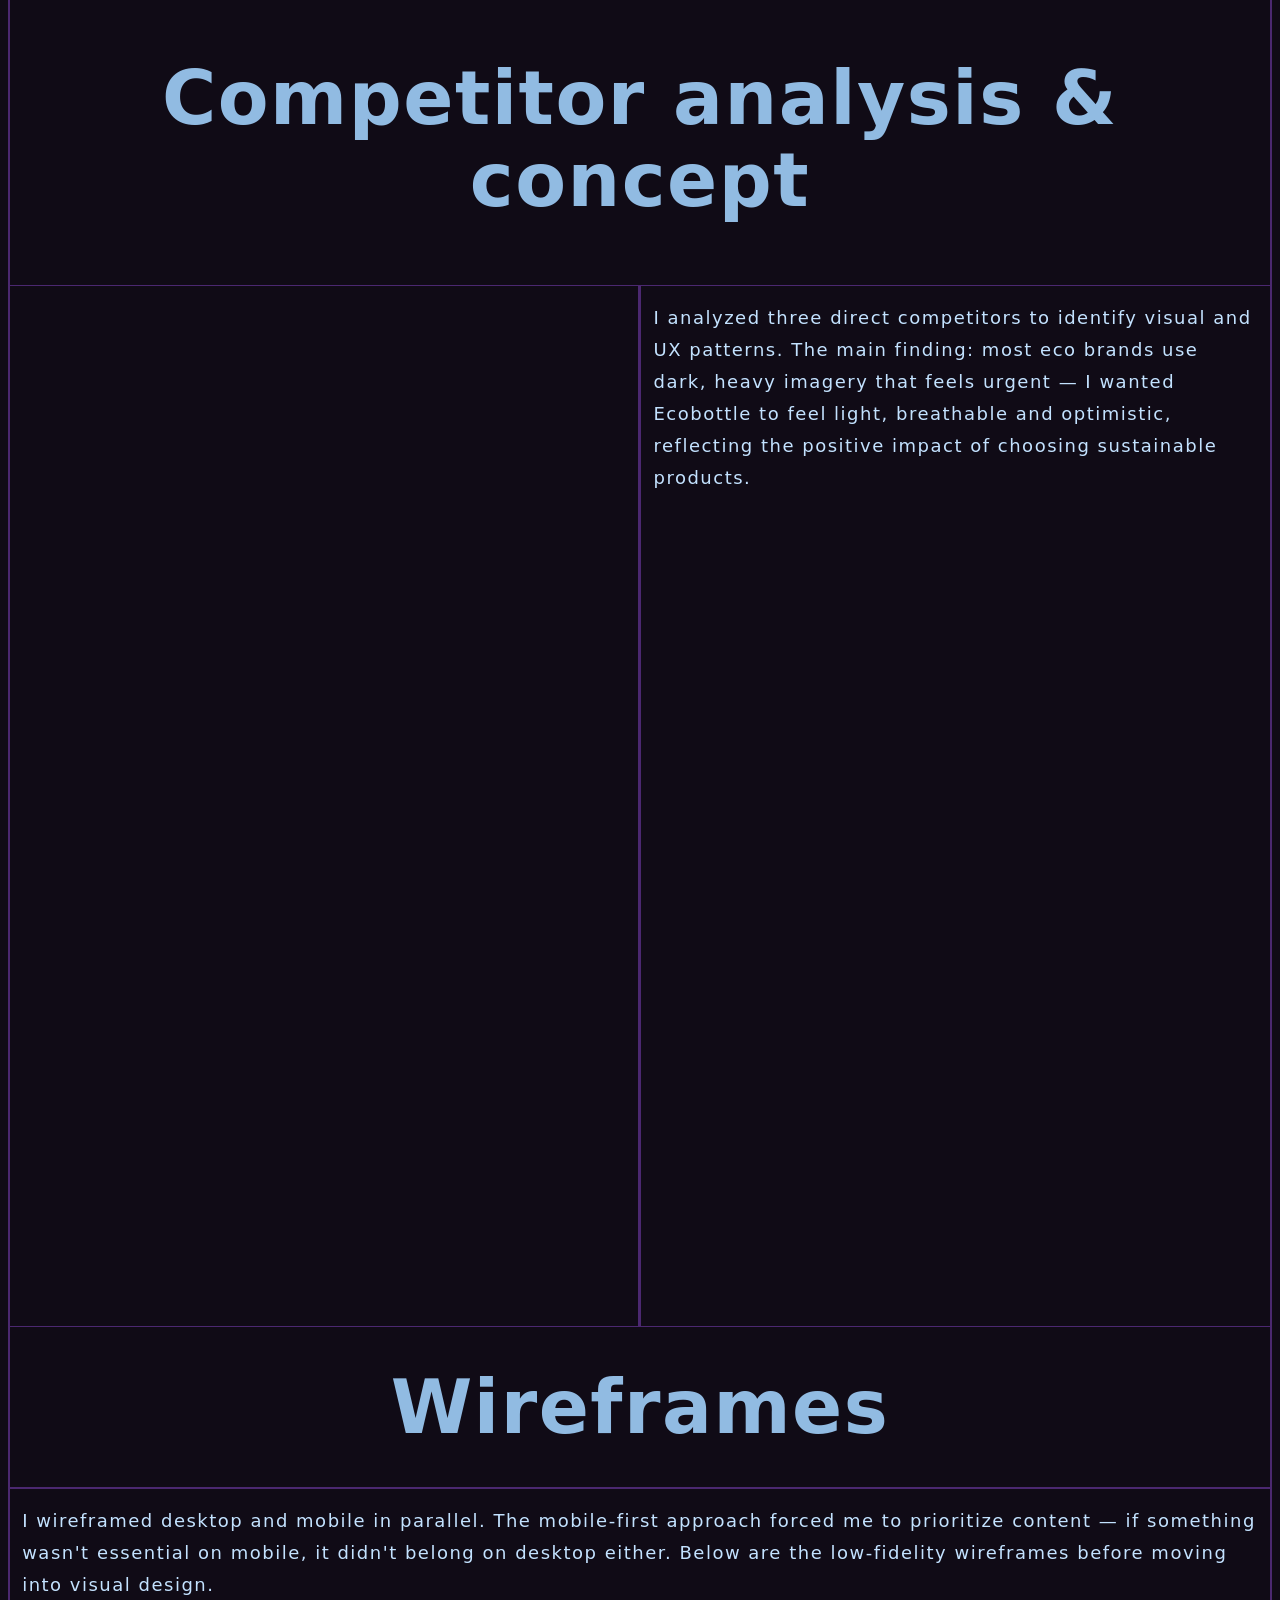
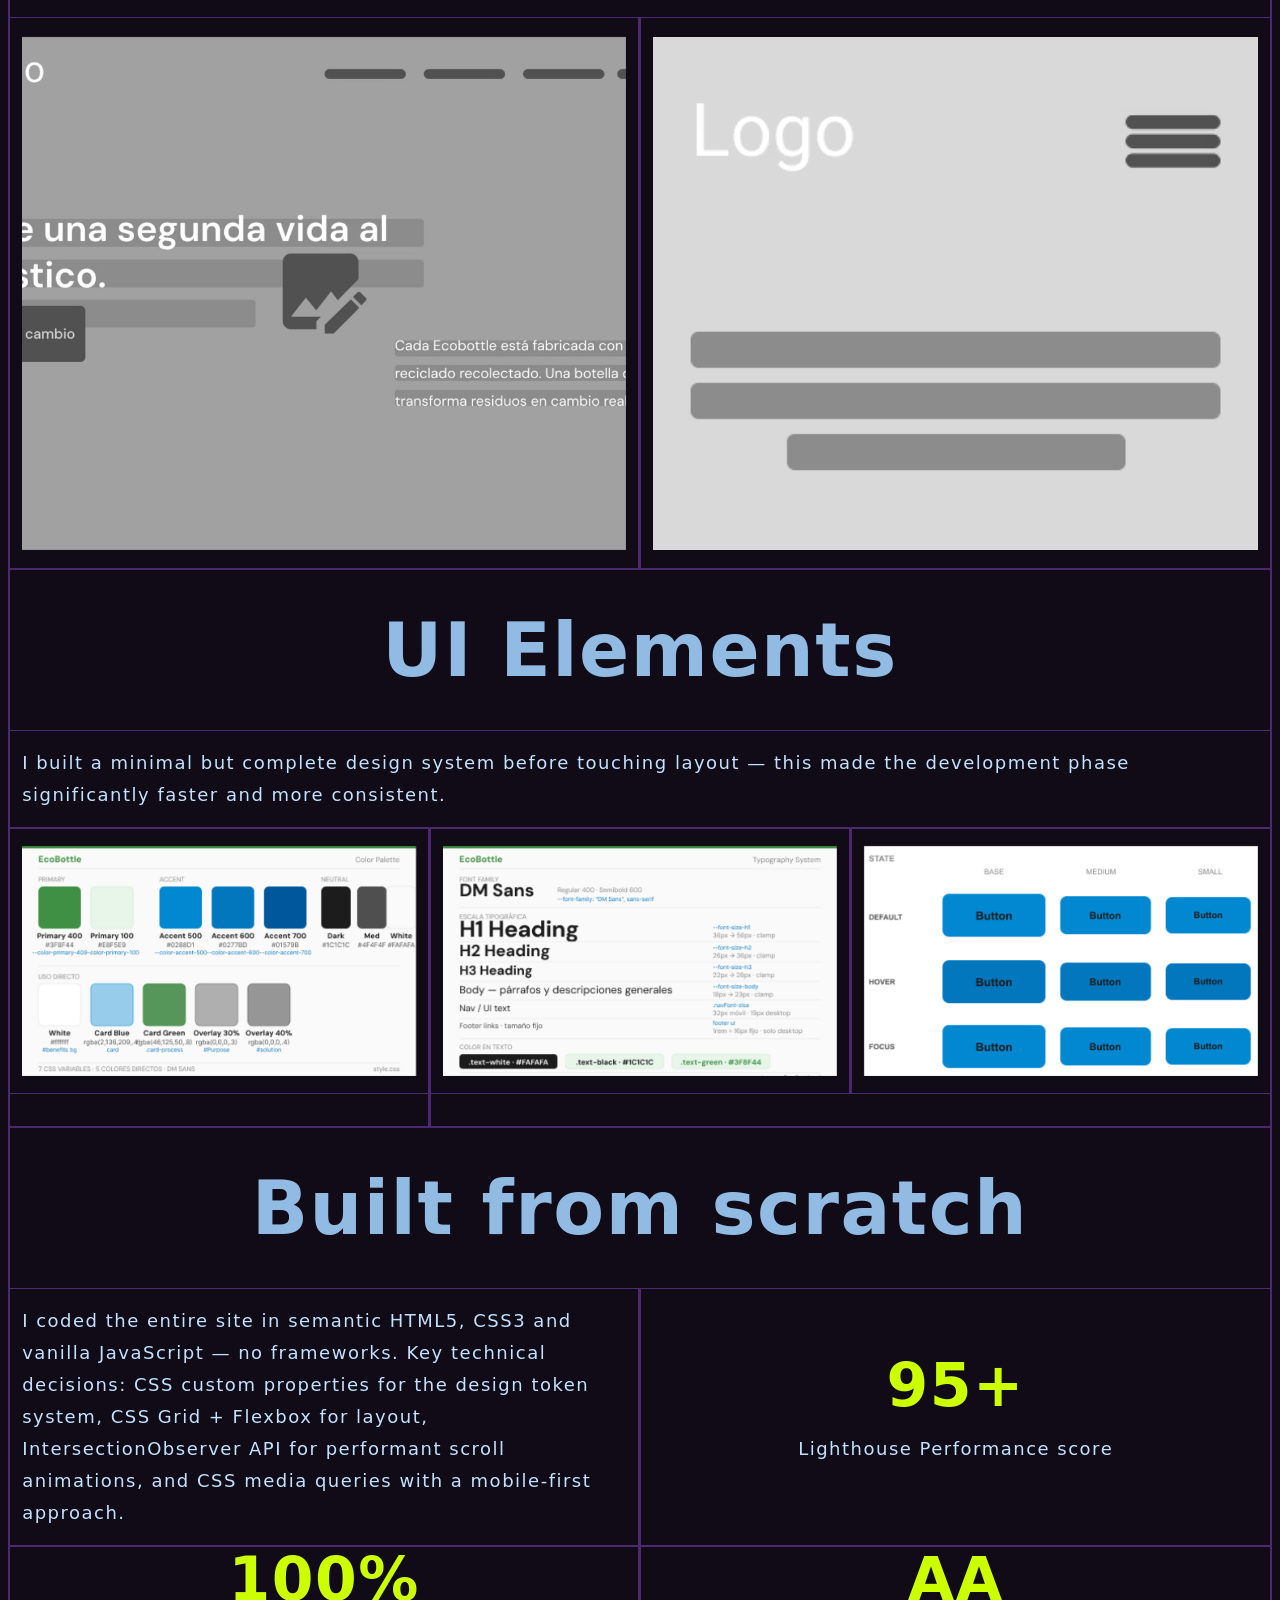
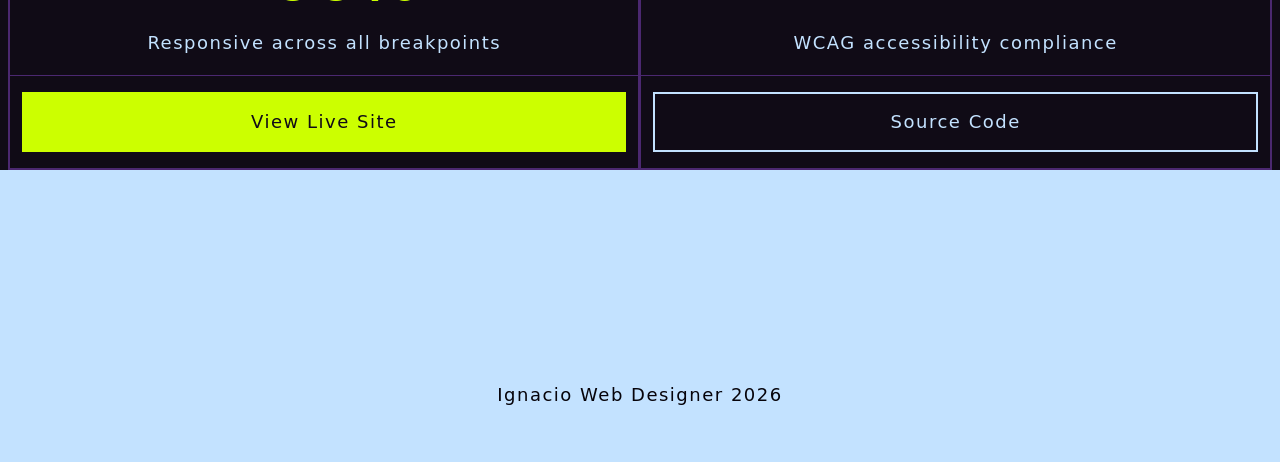
<file: works/ecobottle.html>
<!DOCTYPE html>
<html lang="en">
<head>
    <meta charset="UTF-8">
    <meta name="viewport" content="width=device-width, initial-scale=1.0">
    <link rel="stylesheet" href="../css/main.css">
    <link rel="stylesheet" href="../css/works.css">
    <script src="../js/img.js" defer></script>
    <script src="../js/translations.js" defer></script>
    <title>Ecobottle</title>
</head>
<body>
    <main>
        <header>
            <nav class="flex flex-row">
                <a href="../index.html" class="backgroundDark"><img src="../img/logo.svg" alt="logo de Ignacio" width="50px" height="40px"></a>
                <div class="backgroundDark"></div>
                <input type="checkbox" name="hanburger" id="hamburger">
                <div class="backgroundDark"></div>
                <label for="hamburger" id="manu-hamburger" class="backgroundDark flex flex-colum">
                    <div class="bar"></div>
                    <div class="bar"></div>
                    <div class="bar"></div>
                </label>
                <ul class="backgroundDark navContent">
                    <li><a href="../index.html#works" class="text" data-i18n="back">Back to works</a></li>
                    <li>
                        <label for="languageSelect">
                            <select name="languageSelect" id="languageSelect">
                                <option value="EN" class="text">En</option>
                                <option value="ES" class="text">Es</option>
                            </select>
                        </label>
                    </li>
                </ul>
            </nav>
            <article>
                <h1 class="title backgroundDark" data-i18n="hero-title">Ecobottle</h1>
                <p class="text backgroundDark" data-i18n="hero-p">A sustainable product brand website designed from research to production — responsive, fast, and built to convert eco-conscious consumers.</p>
                <picture class="backgroundDark" id="imgHeader">
                    <source media="(max-width: 767px)" srcset="../img/mockupDesktoEcoBottle.avif">
                    <source media="(min-width: 768px) and (max-width: 1023px)" srcset="../img/mockupDesktoEcoBottle.avif">
                    <img src="../img/mockupDesktoEcoBottle.avif" alt="mockup of Ecobottle website">
                </picture>
                <section class="backgroundDark flex flex-colum" id="role">
                    <h2 class="subTitle" data-i18n="role-title">My Role</h2>
                    <p class="text" data-i18n="role-text">UI Designer & Front-End Dev</p>
                </section>
                <section class="backgroundDark flex flex-colum" id="stack">
                    <h2 class="subTitle" data-i18n="stack-title">Stack</h2>
                    <ul class="Stack flex flex-row">
                        <li class="text">HTML5</li>
                        <li class="text">CSS3</li>
                        <li class="text">JavaScript</li>
                    </ul>
                </section>
                <ul class="grid grid-colum" id="button-header">
                    <li class="backgroundDark" id="button-main"><a href="https://ecobottle.vercel.app" class="buttonMAin text" data-i18n="btn-live">View Live Site</a></li>
                    <li class="backgroundDark"><a href="https://github.com/IgnacioGB00/Ecobottle" class="buttonSecon text" data-i18n="btn-code">Source Code</a></li>
                </ul>
            </article>
        </header>

        <section class="sectionContent" id="WhatIS">
            <h2 class="title backgroundDark" data-i18n="what-title">What is Ecobottle?</h2>
            <p class="text backgroundDark" data-i18n="what-p">Ecobottle is a concept brand for a line of sustainable, reusable water bottles made from recycled ocean plastic. The challenge was to design a website that communicates the brand's environmental values clearly — without feeling preachy — while also driving product conversions among an eco-conscious audience.
                <br><br>
                This was a self-initiated project where I handled the full process: from user research and brand definition, through wireframing and visual design in Figma, to writing clean HTML/CSS/JS and shipping a responsive, production-ready site.</p>
            <picture class="backgroundDark">
                <source media="(max-width: 767px)" srcset="../img/ecoBottleDesktop.avif">
                <source media="(min-width: 768px) and (max-width: 1023px)" srcset="../img/ecoBottleDesktop.avif">
                <img src="../img/ecoBottleDesktop.avif" alt="Ecobottle website overview" loading="lazy">
            </picture>
        </section>

        <section class="sectionContent" id="whatDid">
            <h2 class="title backgroundDark" data-i18n="did-title">What I did.</h2>
            <p class="text backgroundDark" data-i18n="did-p1">As the sole designer and developer on this project, I owned the entire product lifecycle. Here's a breakdown of my contributions:</p>
            <p class="text backgroundDark" data-i18n="did-p2">→ User Research: Conducted desk research on eco-conscious consumer behavior and analyzed 3 competitor brand sites to identify gaps in the market.</p>
            <p class="text backgroundDark" data-i18n="did-p3">→ Brand Direction: Defined the visual language — earthy greens, clean whites, nature-inspired imagery — to position Ecobottle as premium sustainable.</p>
            <p class="text backgroundDark" data-i18n="did-p4">→ UX & Wireframing: Mapped the user journey from landing to product discovery. Created low and high-fidelity wireframes in Figma for desktop and mobile.</p>
            <p class="text backgroundDark" data-i18n="did-p5">→ UI Design: Built a design system with color tokens, typography scale, spacing grid, and reusable components.</p>
            <p class="text backgroundDark" data-i18n="did-p6">→ Front-End Development: Coded the full site in semantic HTML5, CSS3 (custom properties, Flexbox, Grid) and vanilla JavaScript. No frameworks — clean, fast, and accessible.</p>
            <picture class="backgroundDark">
                <source media="(max-width: 767px)" srcset="../img/whatDidMobile.avif">
                <source media="(min-width: 768px) and (max-width: 1023px)" srcset="../img/whatDid.avif">
                <img src="../img/whatDid.avif" alt="what I did on Ecobottle" loading="lazy">
            </picture>
        </section>

        <section class="sectionContent" id="process">
            <h2 class="title backgroundDark" data-i18n="process-title">Process</h2>
            <article class="backgroundDark flex flex-colum">
                <p class="numberColor">01</p>
                <h3 class="subTitle" data-i18n="proc-01-title">Research & Discovery</h3>
                <p class="text" data-i18n="proc-01-text">I started by analyzing the target audience: millennials and Gen Z consumers who value sustainability but also expect premium aesthetics. I studied brands like Hydro Flask and Nalgene to understand what worked and what felt outdated. Key insight: most eco brands sacrifice visual appeal for messaging — I wanted to do both.</p>
            </article>
            <article class="backgroundDark flex flex-colum">
                <p class="numberColor">02</p>
                <h3 class="subTitle" data-i18n="proc-02-title">Wireframing</h3>
                <p class="text" data-i18n="proc-02-text">I mapped a simple content hierarchy: hero → brand story → product features → social proof → CTA. I wireframed both desktop and mobile simultaneously to make responsive decisions from the start, not as an afterthought.</p>
            </article>
            <article class="backgroundDark flex flex-colum">
                <p class="numberColor">03</p>
                <h3 class="subTitle" data-i18n="proc-03-title">Visual Design & Design System</h3>
                <p class="text" data-i18n="proc-03-text">I built a small but complete design system in Figma: a primary green palette derived from forest tones, a neutral warm white background, Instrument Serif for headings (organic feel) and Geist for body (clean readability), plus a full component library.</p>
            </article>
            <article class="backgroundDark flex flex-colum">
                <p class="numberColor">04</p>
                <h3 class="subTitle" data-i18n="proc-04-title">Develop</h3>
                <p class="text" data-i18n="proc-04-text">I built a small but complete design system in Figma: a primary green palette derived from forest tones, a neutral warm white background, Instrument Serif for headings (organic feel) and Geist for body (clean readability), plus a full component library.</p>
            </article>
        </section>

        <section class="sectionContent" id="concept">
            <h2 class="title backgroundDark" data-i18n="concept-title">Competitor analysis & concept</h2>
            <picture class="backgroundDark">
                <source media="(max-width: 767px)" srcset="../img/researchEcoMobile.avif">
                <source media="(min-width: 768px) and (max-width: 1023px)" srcset="../img/researchEco.avif">
                <img src="../img/researchEco.avif" alt="Ecobottle research" width="300px" height="500px" loading="lazy">
            </picture>
            <p class="text backgroundDark" data-i18n="concept-p">I analyzed three direct competitors to identify visual and UX patterns. The main finding: most eco brands use dark, heavy imagery that feels urgent — I wanted Ecobottle to feel light, breathable and optimistic, reflecting the positive impact of choosing sustainable products.</p>
        </section>

        <section class="sectionContent" id="wireframes">
            <h2 class="title backgroundDark" data-i18n="wire-title">Wireframes</h2>
            <p class="text backgroundDark" data-i18n="wire-p">I wireframed desktop and mobile in parallel. The mobile-first approach forced me to prioritize content — if something wasn't essential on mobile, it didn't belong on desktop either. Below are the low-fidelity wireframes before moving into visual design.</p>
            <picture class="backgroundDark">
                <source media="(max-width: 767px)" srcset="../img/wireframerEco.avif">
                <source media="(min-width: 768px) and (max-width: 1023px)" srcset="../img/wireframerEco.avif">
                <img src="../img/wireframerEco.avif" alt="wireframes desktop" loading="lazy">
            </picture>
            <picture class="backgroundDark">
                <source media="(max-width: 767px)" srcset="../img/wireframerEcoMobile.avif">
                <source media="(min-width: 768px) and (max-width: 1023px)" srcset="../img/wireframerEcoMobil.avif">
                <img src="../img/wireframerEcoMobile.avif" alt="wireframes mobile" loading="lazy">
            </picture>
        </section>

        <section class="sectionContent" id="UIelement">
            <h2 class="title backgroundDark" data-i18n="ui-title">UI Elements</h2>
            <p class="text backgroundDark" data-i18n="ui-p">I built a minimal but complete design system before touching layout — this made the development phase significantly faster and more consistent.</p>
            <picture class="backgroundDark">
                <source media="(min-width: 768px) and (max-width: 1023px)" srcset="../img/colorEco.avif">
                <img src="../img/colorEco.avif" alt="Ecobottle color palette" loading="lazy">
            </picture>
            <picture class="backgroundDark">
                <source media="(min-width: 768px) and (max-width: 1023px)" srcset="../img/tipoEco.avif">
                <img src="../img/tipoEco.avif" alt="Ecobottle typography" loading="lazy">
            </picture>
            <picture class="backgroundDark">
                <source media="(min-width: 768px) and (max-width: 1023px)" srcset="../img/butomEco.avif">
                <img src="../img/butomEco.avif" alt="Ecobottle buttons" loading="lazy">
            </picture>
            <picture class="backgroundDark">
                <source media="(max-width: 767px)" srcset="../img/spacingEcoMobile.avif">
                <source media="(min-width: 768px) and (max-width: 1023px)" srcset="../img/spacingEco.avif">
                <img src="../img/spacingEco.avif" alt="Ecobottle spacing" loading="lazy">
            </picture>
            <picture class="backgroundDark">
                <source media="(max-width: 767px)" srcset="../img/componetEcoMobile.avif">
                <source media="(min-width: 768px) and (max-width: 1023px)" srcset="../img/componetEco.avif">
                <img src="../img/componetEco.avif" alt="Ecobottle components" loading="lazy">
            </picture>
        </section>

        <section class="sectionContent" id="develop">
            <h2 class="title backgroundDark" data-i18n="dev-title">Built from scratch</h2>
            <p class="text backgroundDark" data-i18n="dev-p">I coded the entire site in semantic HTML5, CSS3 and vanilla JavaScript — no frameworks. Key technical decisions: CSS custom properties for the design token system, CSS Grid + Flexbox for layout, IntersectionObserver API for performant scroll animations, and CSS media queries with a mobile-first approach.</p>
            <article class="backgroundDark flex flex-colum">
                <h3 class="numberColor">95+</h3>
                <p class="text" data-i18n="stat-01">Lighthouse Performance score</p>
            </article>
            <article class="backgroundDark flex flex-colum">
                <h3 class="numberColor">100%</h3>
                <p class="text" data-i18n="stat-02">Responsive across all breakpoints</p>
            </article>
            <article class="backgroundDark flex flex-colum">
                <h3 class="numberColor">AA</h3>
                <p class="text" data-i18n="stat-03">WCAG accessibility compliance</p>
            </article>
            <ul class="grid grid-colum">
                <li class="backgroundDark" id="button-main"><a href="https://ecobottle.vercel.app/" class="buttonMAin text" data-i18n="btn-live">View Live Site</a></li>
                <li class="backgroundDark"><a href="https://github.com/IgnacioGB00/Ecobottle" class="buttonSecon text" data-i18n="btn-code">Source Code</a></li>
            </ul>
        </section>
    </main>
    <footer class="flex flex-colum">
        <p class="text" data-i18n="footer">Ignacio Web Designer 2026</p>
    </footer>
</body>
</html>
</file>
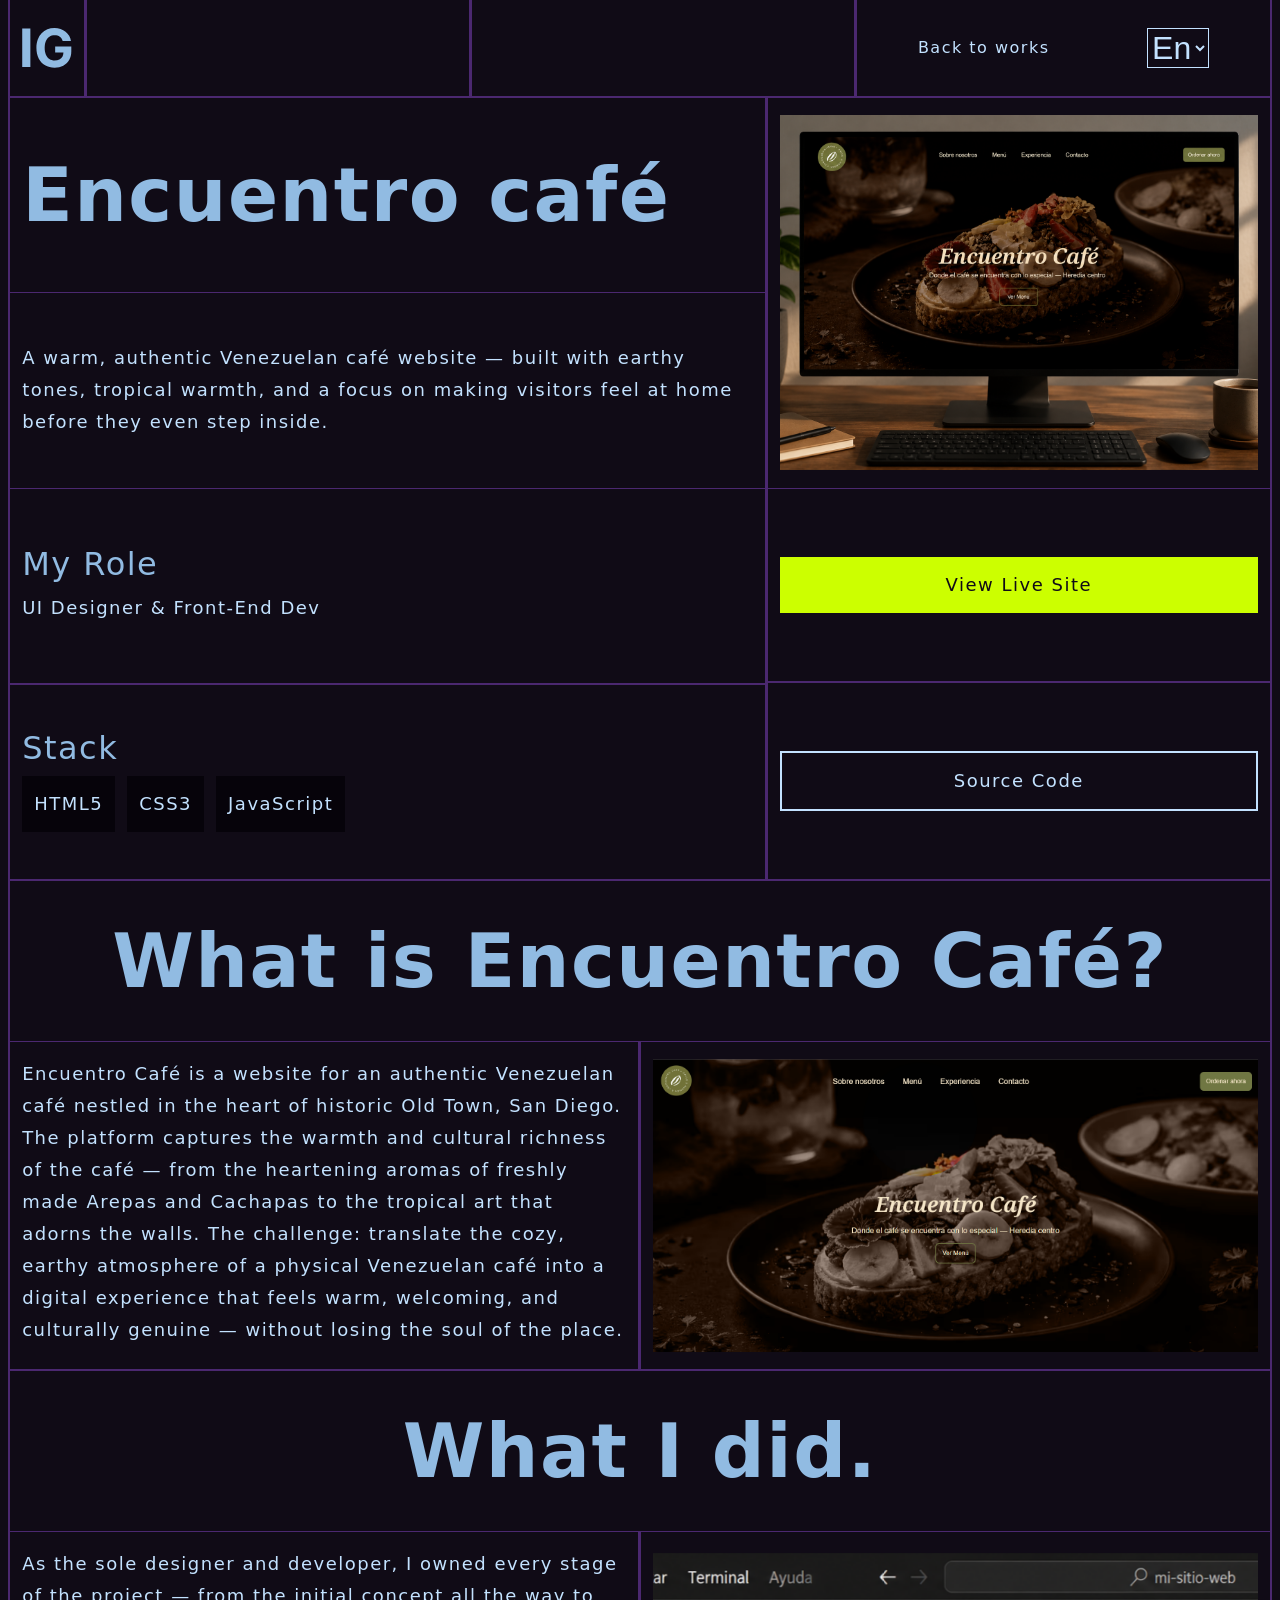
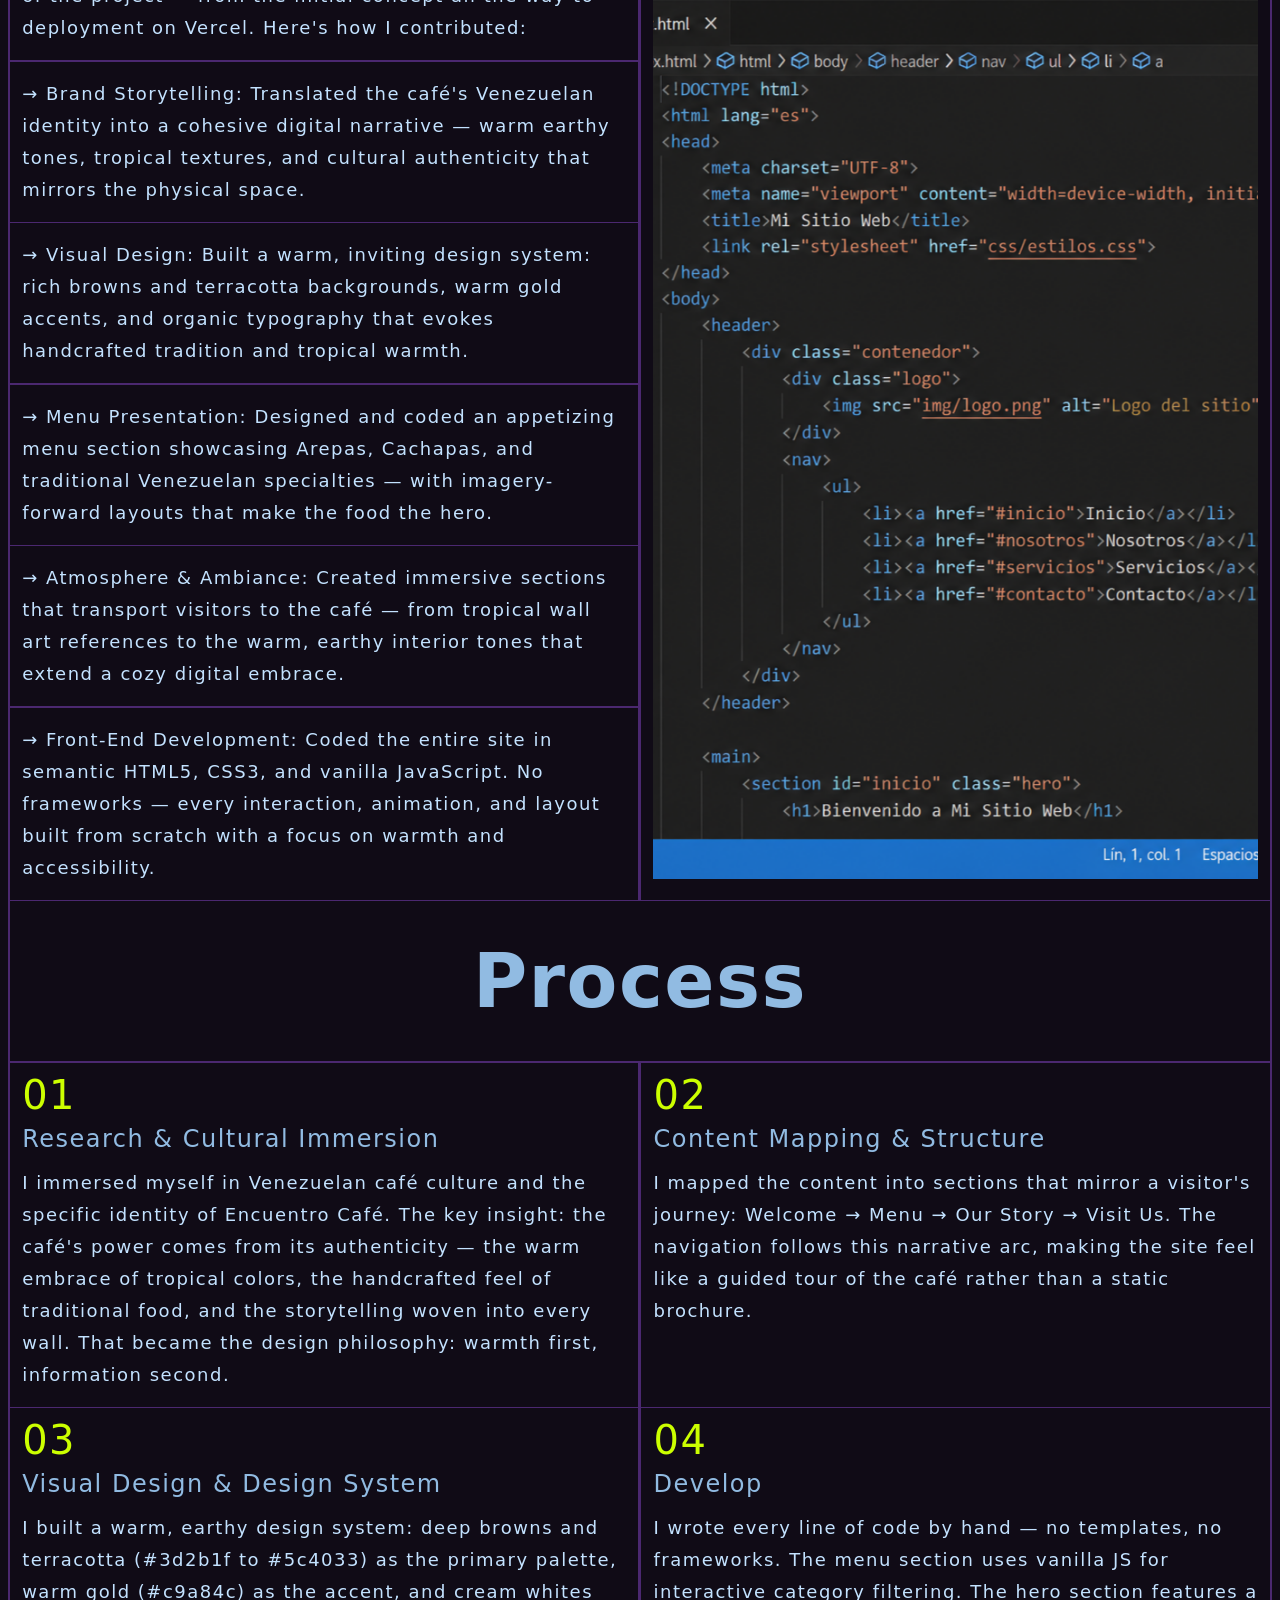
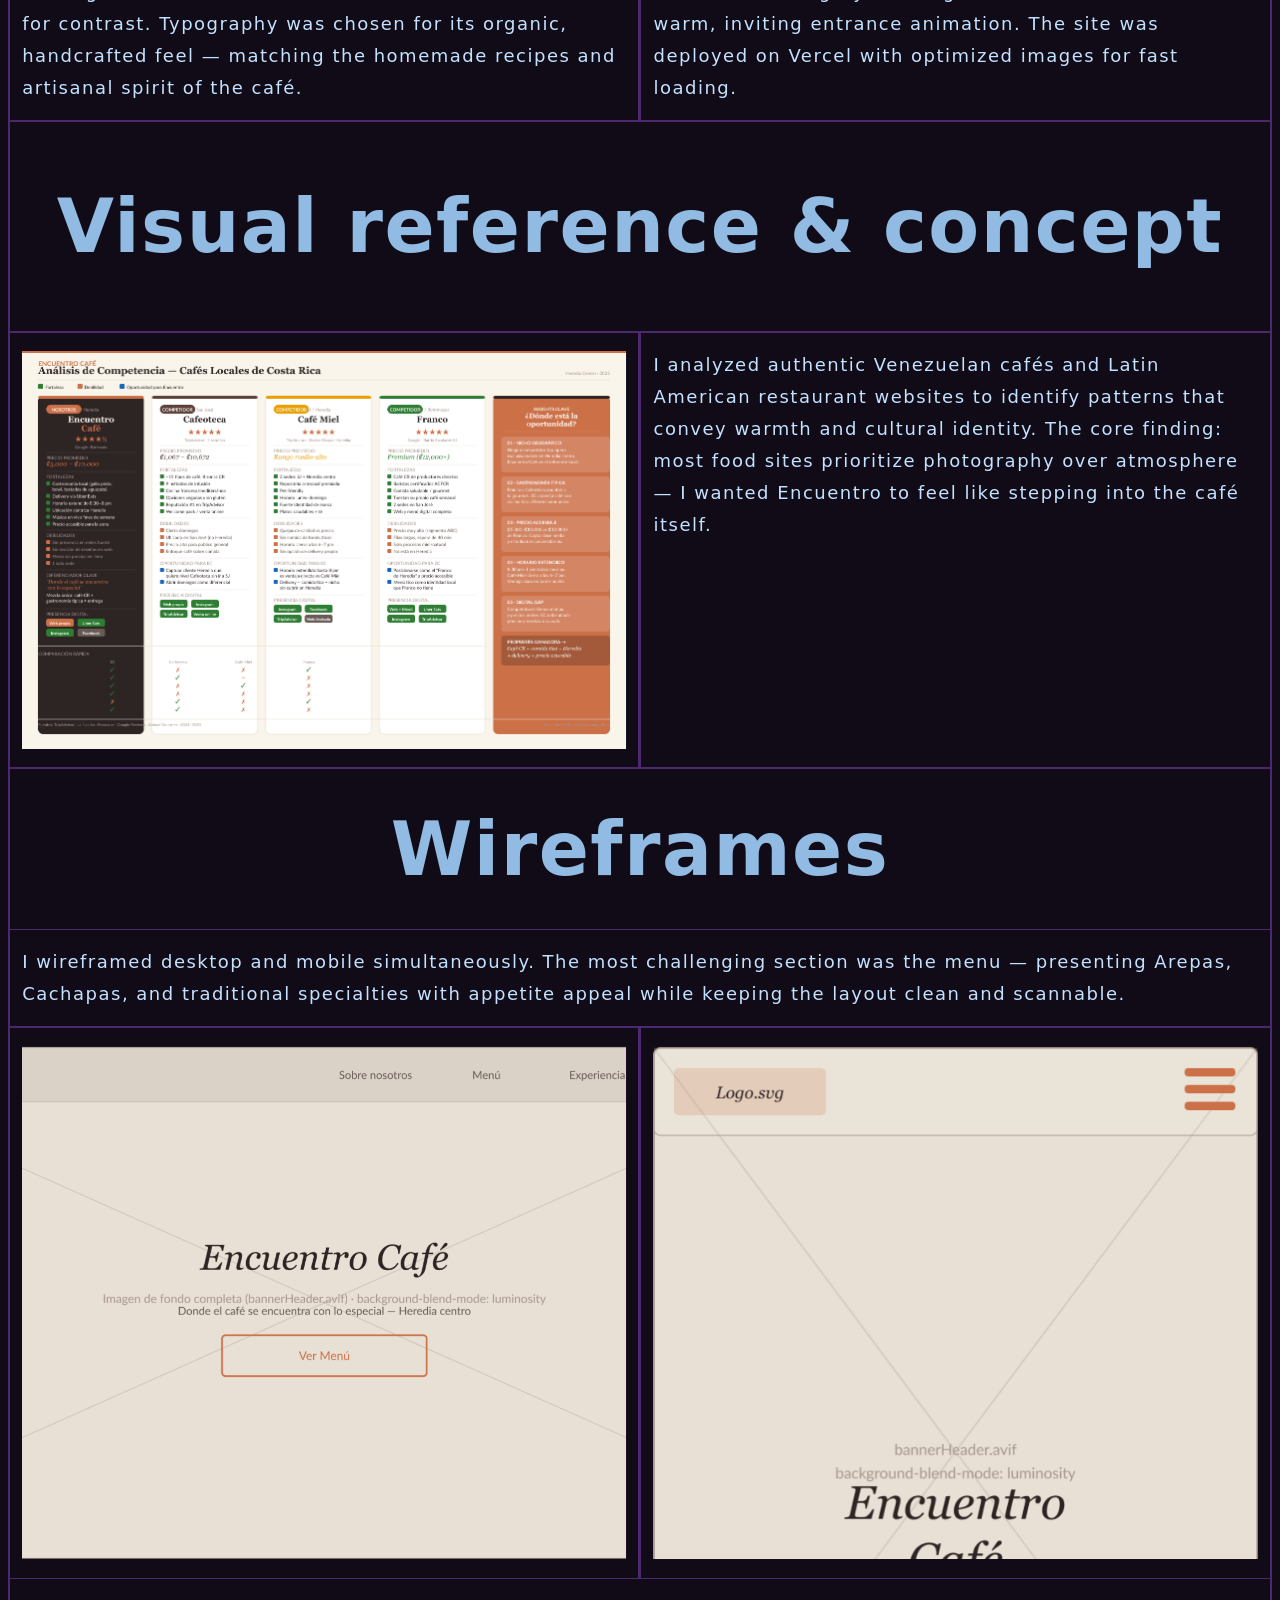
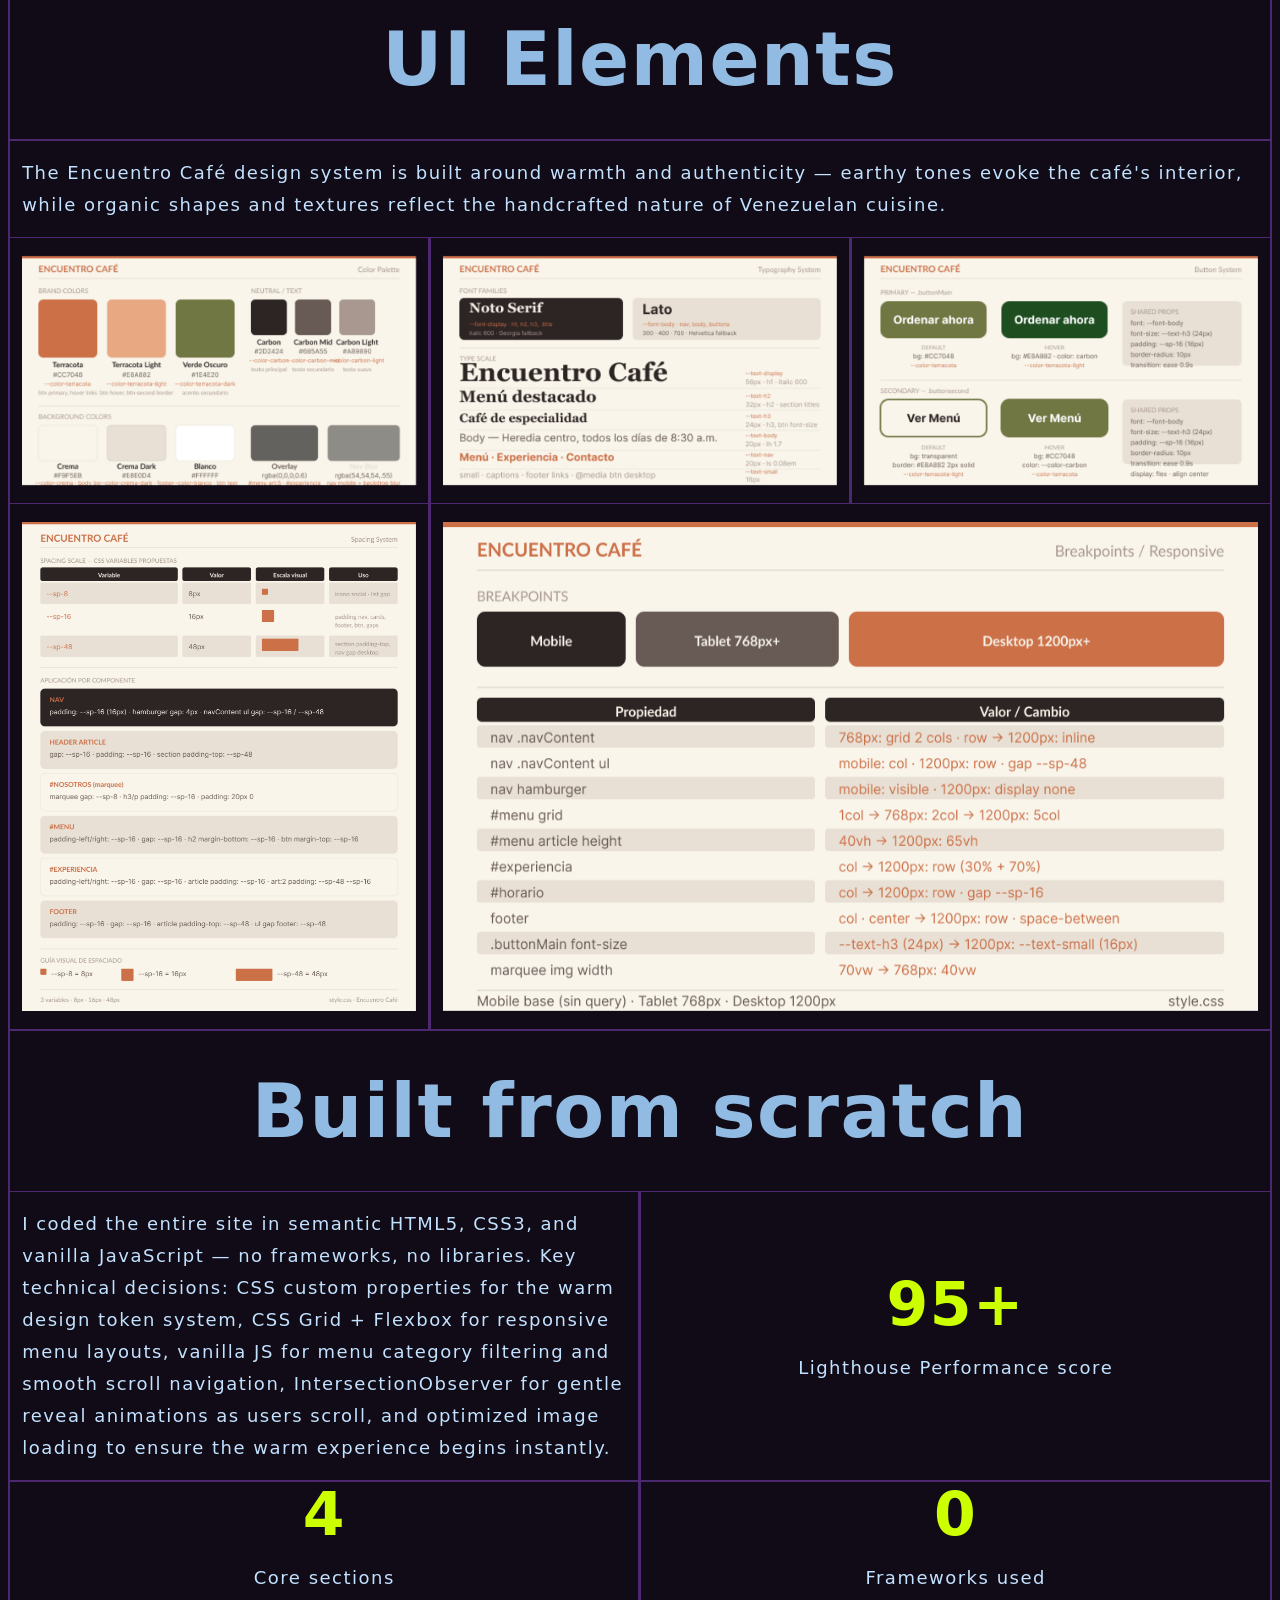
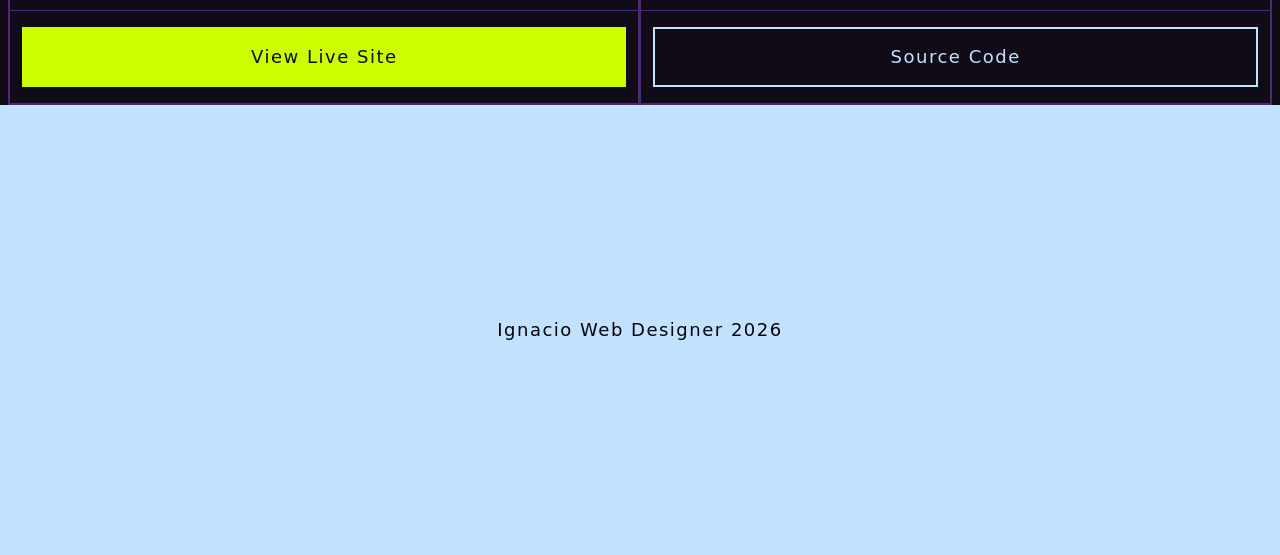
<file: works/encuetroCafe.html>
<!DOCTYPE html>
<html lang="en">
<head>
    <meta charset="UTF-8">
    <meta name="viewport" content="width=device-width, initial-scale=1.0">
    <link rel="stylesheet" href="../css/main.css">
    <link rel="stylesheet" href="../css/works.css">
    <script src="../js/img.js" defer></script>
    <script src="../js/translations.js" defer></script>
    <title>Encuentro Café</title>
</head>
<body>
    <main>
        <header>
            <nav class="flex flex-row">
                <a href="../index.html" class="backgroundDark"><img src="../img/logo.svg" alt="logo de Ignacio" width="50px" height="40px"></a>
                <div class="backgroundDark"></div>
                <input type="checkbox" name="hanburger" id="hamburger">
                <div class="backgroundDark"></div>
                <label for="hamburger" id="manu-hamburger" class="backgroundDark flex flex-colum">
                    <div class="bar"></div>
                    <div class="bar"></div>
                    <div class="bar"></div>
                </label>
                <ul class="backgroundDark navContent">
                    <li><a href="../index.html#works" class="text" data-i18n="back">Back to works</a></li>
                    <li>
                        <label for="languageSelect">
                            <select name="languageSelect" id="languageSelect">
                                <option value="EN" class="text">En</option>
                                <option value="ES" class="text">Es</option>
                            </select>
                        </label>
                    </li>
                </ul>
            </nav>
            <article>
                <h1 class="title backgroundDark" data-i18n="hero-title">Encuentro café</h1>
                <p class="text backgroundDark" data-i18n="hero-p">A warm, authentic Venezuelan café website — built with earthy tones, tropical warmth, and a focus on making visitors feel at home before they even step inside.</p>
                <picture class="backgroundDark" id="imgHeader">
                    <source media="(max-width: 767px)" srcset="../img/encuentroMockupMobile.avif">
                    <source media="(min-width: 768px) and (max-width: 1023px)" srcset="../img/encuentroMockup.avif">
                    <img src="../img/encuentroMockup.avif" alt="mockup of the Encuentro Café website">
                </picture>
                <section class="backgroundDark flex flex-colum" id="role">
                    <h2 class="subTitle" data-i18n="role-title">My Role</h2>
                    <p class="text" data-i18n="role-text">UI Designer & Front-End Dev</p>
                </section>
                <section class="backgroundDark flex flex-colum" id="stack">
                    <h2 class="subTitle" data-i18n="stack-title">Stack</h2>
                    <ul class="Stack flex flex-row">
                        <li class="text">HTML5</li>
                        <li class="text">CSS3</li>
                        <li class="text">JavaScript</li>
                    </ul>
                </section>
                <ul class="grid grid-colum" id="button-header">
                    <li class="backgroundDark" id="button-main"><a href="https://encuentro-caf-delta.vercel.app/" class="buttonMAin text" data-i18n="btn-live">View Live Site</a></li>
                    <li class="backgroundDark"><a href="https://github.com/IgnacioGB00/Encuentro-Caf-" class="buttonSecon text" data-i18n="btn-code">Source Code</a></li>
                </ul>
            </article>
        </header>

        <section class="sectionContent" id="WhatIS">
            <h2 class="title backgroundDark" data-i18n="what-title">What is Encuentro Café?</h2>
            <p class="text backgroundDark" data-i18n="what-p">Encuentro Café is a website for an authentic Venezuelan café nestled in the heart of historic Old Town, San Diego. The platform captures the warmth and cultural richness of the café — from the heartening aromas of freshly made Arepas and Cachapas to the tropical art that adorns the walls. It serves as both a digital invitation and a practical guide for visitors seeking an authentic taste of Venezuela.
                <br><br>
                The challenge: translate the cozy, earthy atmosphere of a physical Venezuelan café into a digital experience that feels warm, welcoming, and culturally genuine — without losing the soul of the place. This was a self-initiated project where I handled everything from visual storytelling to production code.</p>
            <picture class="backgroundDark">
                <source media="(max-width: 767px)" srcset="../img/encentroDesktopMobile.avif">
                <source media="(min-width: 768px) and (max-width: 1023px)" srcset="../img/encentroDesktop.avif">
                <img src="../img/encentroDesktop.avif" alt="overview of the Encuentro Café website" loading="lazy">
            </picture>
        </section>

        <section class="sectionContent" id="whatDid">
            <h2 class="title backgroundDark" data-i18n="did-title">What I did.</h2>
            <p class="text backgroundDark" data-i18n="did-p1">As the sole designer and developer, I owned every stage of the project — from the initial concept all the way to deployment on Vercel. Here's how I contributed:</p>
            <p class="text backgroundDark" data-i18n="did-p2">→ Brand Storytelling: Translated the café's Venezuelan identity into a cohesive digital narrative — warm earthy tones, tropical textures, and cultural authenticity that mirrors the physical space.</p>
            <p class="text backgroundDark" data-i18n="did-p3">→ Visual Design: Built a warm, inviting design system: rich browns and terracotta backgrounds, warm gold accents, and organic typography that evokes handcrafted tradition and tropical warmth.</p>
            <p class="text backgroundDark" data-i18n="did-p4">→ Menu Presentation: Designed and coded an appetizing menu section showcasing Arepas, Cachapas, and traditional Venezuelan specialties — with imagery-forward layouts that make the food the hero.</p>
            <p class="text backgroundDark" data-i18n="did-p5">→ Atmosphere & Ambiance: Created immersive sections that transport visitors to the café — from tropical wall art references to the warm, earthy interior tones that extend a cozy digital embrace.</p>
            <p class="text backgroundDark" data-i18n="did-p6">→ Front-End Development: Coded the entire site in semantic HTML5, CSS3, and vanilla JavaScript. No frameworks — every interaction, animation, and layout built from scratch with a focus on warmth and accessibility.</p>
            <picture class="backgroundDark">
                <source media="(max-width: 767px)" srcset="../img/whatDidMobile.avif">
                <source media="(min-width: 768px) and (max-width: 1023px)" srcset="../img/whatDid.avif">
                <img src="../img/whatDid.avif" alt="what I did on Encuentro Café project" loading="lazy">
            </picture>
        </section>

        <section class="sectionContent" id="process">
            <h2 class="title backgroundDark" data-i18n="process-title">Process</h2>
            <article class="backgroundDark flex flex-colum">
                <p class="numberColor">01</p>
                <h3 class="subTitle" data-i18n="proc-01-title">Research & Cultural Immersion</h3>
                <p class="text" data-i18n="proc-01-text">I immersed myself in Venezuelan café culture and the specific identity of Encuentro Café. The key insight: the café's power comes from its authenticity — the warm embrace of tropical colors, the handcrafted feel of traditional food, and the storytelling woven into every wall. That became the design philosophy: warmth first, information second.</p>
            </article>
            <article class="backgroundDark flex flex-colum">
                <p class="numberColor">02</p>
                <h3 class="subTitle" data-i18n="proc-02-title">Content Mapping & Structure</h3>
                <p class="text" data-i18n="proc-02-text">I mapped the content into sections that mirror a visitor's journey: Welcome → Menu → Our Story → Visit Us. The navigation follows this narrative arc, making the site feel like a guided tour of the café rather than a static brochure.</p>
            </article>
            <article class="backgroundDark flex flex-colum">
                <p class="numberColor">03</p>
                <h3 class="subTitle" data-i18n="proc-03-title">Visual Design & Design System</h3>
                <p class="text" data-i18n="proc-03-text">I built a warm, earthy design system: deep browns and terracotta (#3d2b1f to #5c4033) as the primary palette, warm gold (#c9a84c) as the accent, and cream whites for contrast. Typography was chosen for its organic, handcrafted feel — matching the homemade recipes and artisanal spirit of the café. All imagery emphasizes food, warmth, and tropical textures.</p>
            </article>
            <article class="backgroundDark flex flex-colum">
                <p class="numberColor">04</p>
                <h3 class="subTitle" data-i18n="proc-04-title">Develop</h3>
                <p class="text" data-i18n="proc-04-text">I wrote every line of code by hand — no templates, no frameworks. The menu section uses vanilla JS for interactive category filtering. The hero section features a warm, inviting entrance animation. The site was deployed on Vercel with optimized images for fast loading, ensuring the warm experience begins the moment the page loads.</p>
            </article>
        </section>

        <section class="sectionContent" id="concept">
            <h2 class="title backgroundDark" data-i18n="concept-title">Visual reference & concept</h2>
            <picture class="backgroundDark">
                <source media="(max-width: 767px)" srcset="../img/encuentroCompetenciaMobile.avif">
                <source media="(min-width: 768px) and (max-width: 1023px)" srcset="../img/encuentroCompetencia.avif">
                <img src="../img/encuentroCompetencia.avif" alt="Encuentro Café research" width="300px" height="500px" loading="lazy">
            </picture>
            <p class="text backgroundDark" data-i18n="concept-p">I analyzed authentic Venezuelan cafés and Latin American restaurant websites to identify patterns that convey warmth and cultural identity. The core finding: most food sites prioritize photography over atmosphere — I wanted Encuentro to feel like stepping into the café itself. The solution: earthy color palettes, generous whitespace, and imagery that emphasizes the sensory experience of Venezuelan cuisine.</p>
        </section>

        <section class="sectionContent" id="wireframes">
            <h2 class="title backgroundDark" data-i18n="wire-title">Wireframes</h2>
            <p class="text backgroundDark" data-i18n="wire-p">I wireframed desktop and mobile simultaneously. The most challenging section was the menu — presenting Arepas, Cachapas, and traditional specialties with appetite appeal while keeping the layout clean and scannable. The solution: a card-based menu grid with large food photography, clear pricing, and category filtering for dietary preferences (meat, vegetarian, vegan).</p>
            <picture class="backgroundDark">
                <source media="(max-width: 767px)" srcset="../img/encuentroWireframeDesktopMobile.avif">
                <source media="(min-width: 768px) and (max-width: 1023px)" srcset="../img/encuentroWireframeDesktop.avif">
                <img src="../img/encuentroWireframeDesktop.avif" alt="Encuentro Café desktop wireframe" loading="lazy">
            </picture>
            <picture class="backgroundDark">
                <source media="(max-width: 767px)" srcset="../img/encuentroWireframeMobileMobile.avif">
                <source media="(min-width: 768px) and (max-width: 1023px)" srcset="../img/encuentroWireframeMobile.avif">
                <img src="../img/encuentroWireframeMobile.avif" alt="Encuentro Café mobile wireframe" loading="lazy">
            </picture>
        </section>

        <section class="sectionContent" id="UIelement">
            <h2 class="title backgroundDark" data-i18n="ui-title">UI Elements</h2>
            <p class="text backgroundDark" data-i18n="ui-p">The Encuentro Café design system is built around warmth and authenticity — earthy tones evoke the café's interior, while organic shapes and textures reflect the handcrafted nature of Venezuelan cuisine. Every element invites the user to linger, just like the physical space.</p>
            <picture class="backgroundDark">
                <source media="(min-width: 768px) and (max-width: 1023px)" srcset="../img/encuentroColors.avif">
                <img src="../img/encuentroColors.avif" alt="Encuentro Café color palette" loading="lazy">
            </picture>
            <picture class="backgroundDark">
                <source media="(min-width: 768px) and (max-width: 1023px)" srcset="../img/encuentroTypography.avif">
                <img src="../img/encuentroTypography.avif" alt="Encuentro Café typography" loading="lazy">
            </picture>
            <picture class="backgroundDark">
                <source media="(min-width: 768px) and (max-width: 1023px)" srcset="../img/encuentroButtons.avif">
                <img src="../img/encuentroButtons.avif" alt="Encuentro Café buttons" loading="lazy">
            </picture>
            <picture class="backgroundDark">
                <source media="(max-width: 767px)" srcset="../img/encuentroSpacingMobile.avif">
                <source media="(min-width: 768px) and (max-width: 1023px)" srcset="../img/encuentroSpacing.avif">
                <img src="../img/encuentroSpacing.avif" alt="Encuentro Café spacing" loading="lazy">
            </picture>
            <picture class="backgroundDark">
                <source media="(max-width: 767px)" srcset="../img/encuentroBreakpointsMobile.avif">
                <source media="(min-width: 768px) and (max-width: 1023px)" srcset="../img/encuentroBreakpoints.avif">
                <img src="../img/encuentroBreakpoints.avif" alt="Encuentro Café components" loading="lazy">
            </picture>
        </section>

        <section class="sectionContent" id="develop">
            <h2 class="title backgroundDark" data-i18n="dev-title">Built from scratch</h2>
            <p class="text backgroundDark" data-i18n="dev-p">I coded the entire site in semantic HTML5, CSS3, and vanilla JavaScript — no frameworks, no libraries. This was a deliberate choice: the site needed to feel as handcrafted as the café's recipes, with every interaction built to evoke warmth and hospitality.
                <br><br>
                Key technical decisions: CSS custom properties for the warm design token system, CSS Grid + Flexbox for responsive menu layouts, vanilla JS for menu category filtering and smooth scroll navigation, IntersectionObserver for gentle reveal animations as users scroll, and optimized image loading to ensure the warm experience begins instantly.</p>
            <article class="backgroundDark flex flex-colum">
                <h3 class="numberColor">95+</h3>
                <p class="text" data-i18n="stat-01">Lighthouse Performance score</p>
            </article>
            <article class="backgroundDark flex flex-colum">
                <h3 class="numberColor">4</h3>
                <p class="text" data-i18n="stat-02">Core sections</p>
            </article>
            <article class="backgroundDark flex flex-colum">
                <h3 class="numberColor">0</h3>
                <p class="text" data-i18n="stat-03">Frameworks used</p>
            </article>
            <ul class="grid grid-colum">
                <li class="backgroundDark" id="button-main"><a href="https://encuentro-caf-delta.vercel.app/" class="buttonMAin text" data-i18n="btn-live">View Live Site</a></li>
                <li class="backgroundDark"><a href="https://github.com/IgnacioGB00/Encuentro-Caf-" class="buttonSecon text" data-i18n="btn-code">Source Code</a></li>
            </ul>
        </section>
    </main>
    <footer class="flex flex-colum">
        <p class="text" data-i18n="footer">Ignacio Web Designer 2026</p>
    </footer>
</body>
</html>
</file>
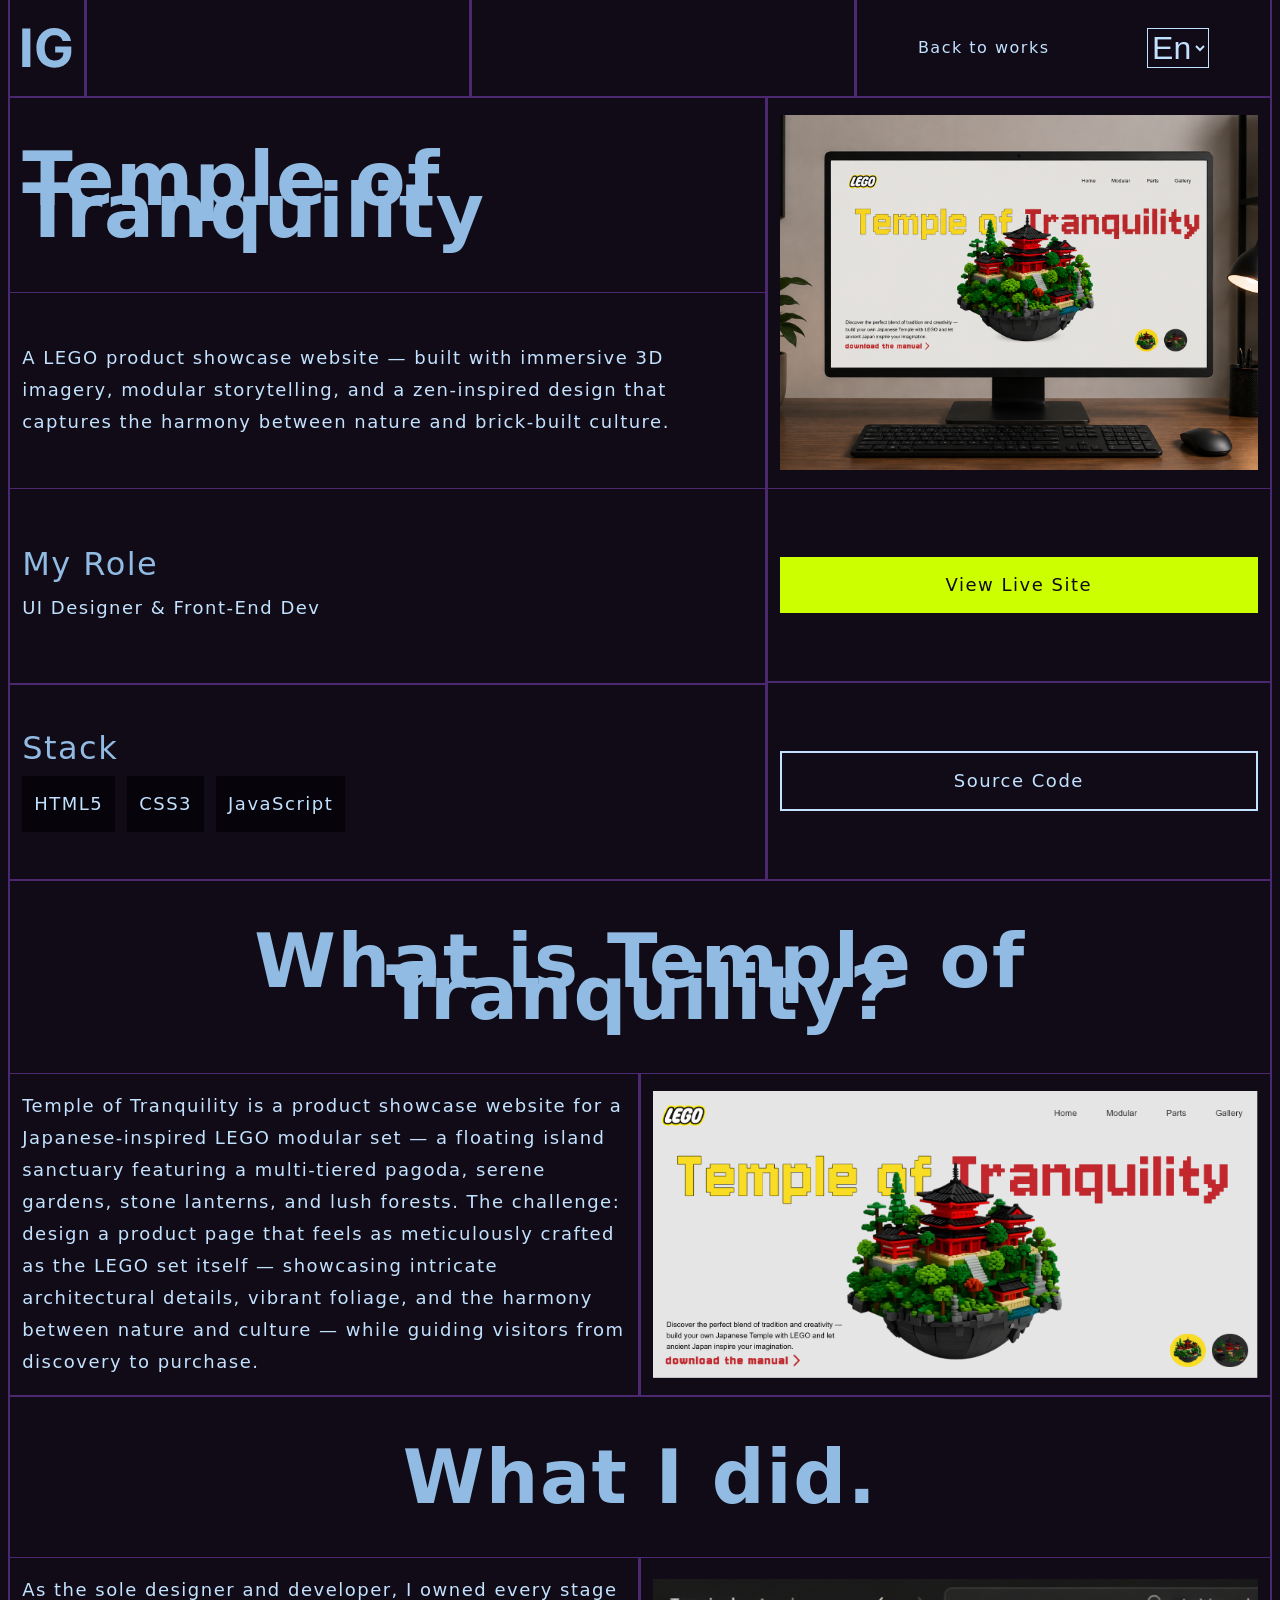
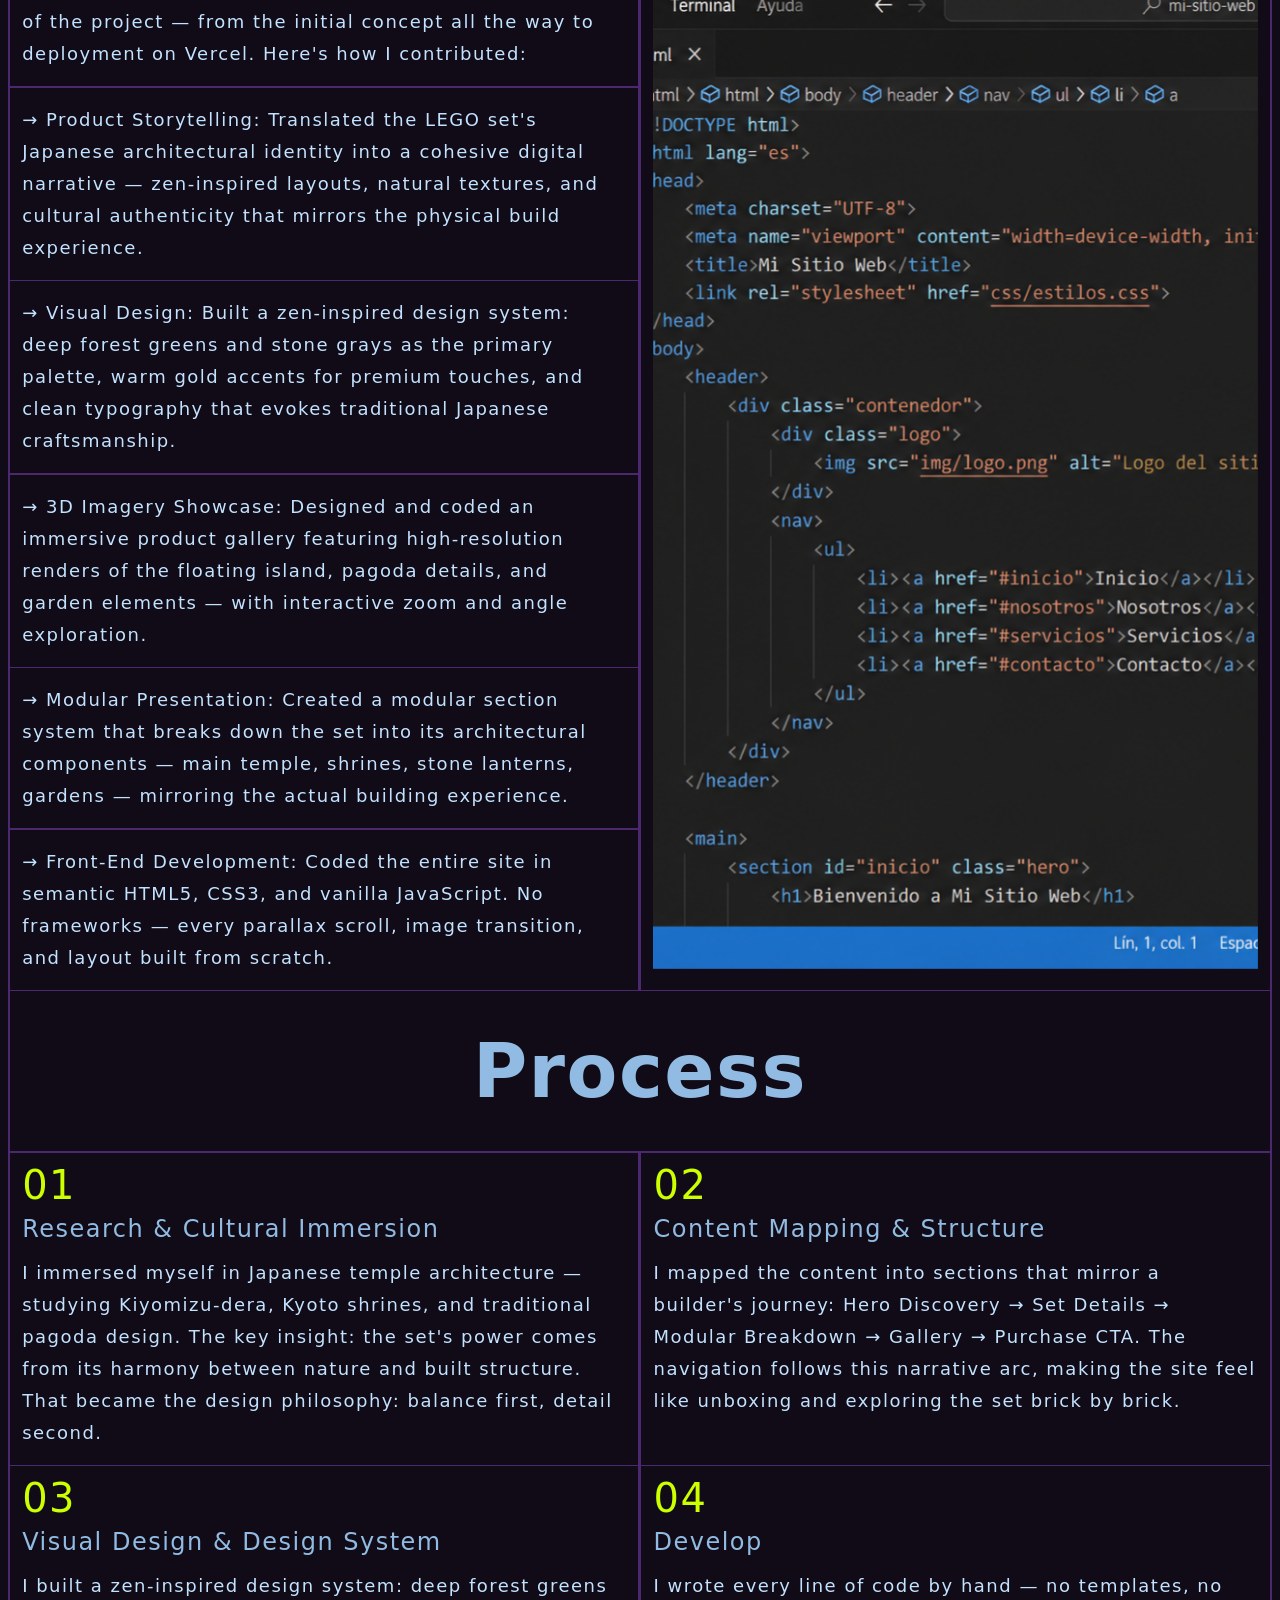
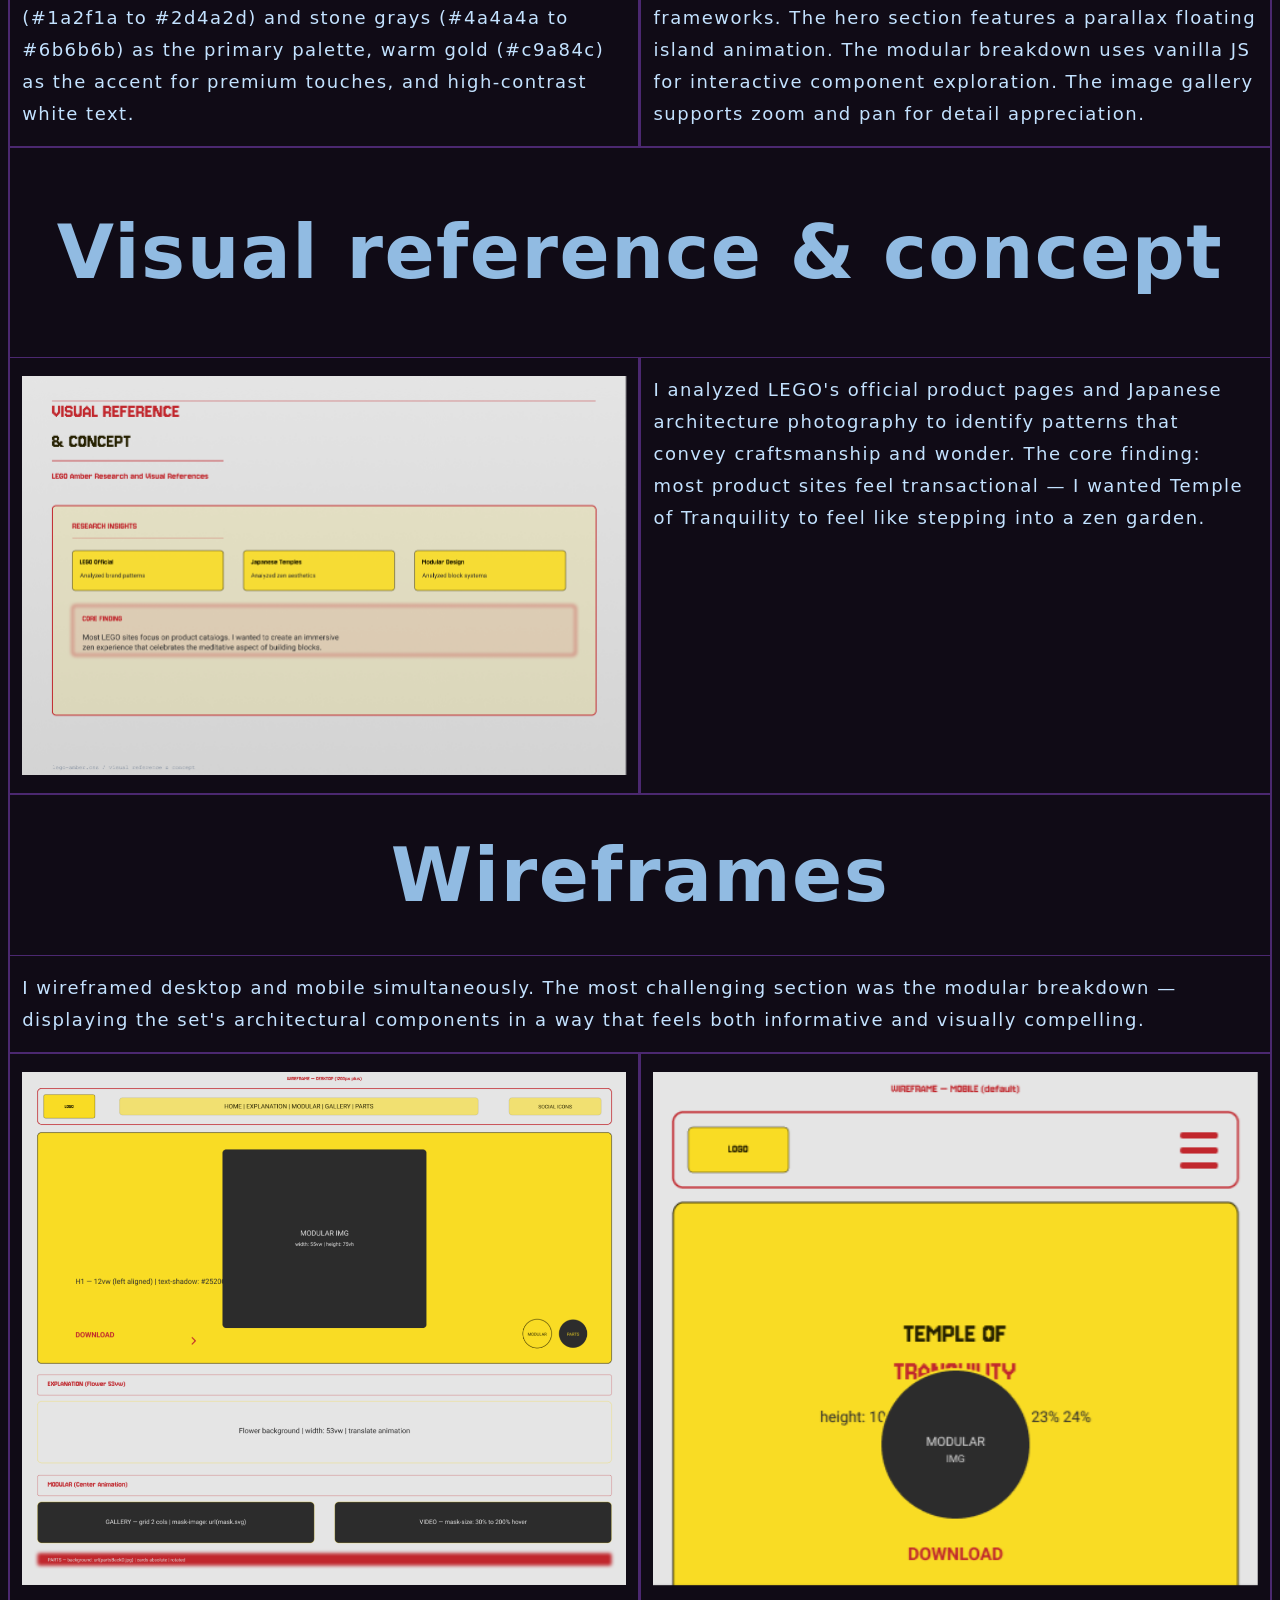
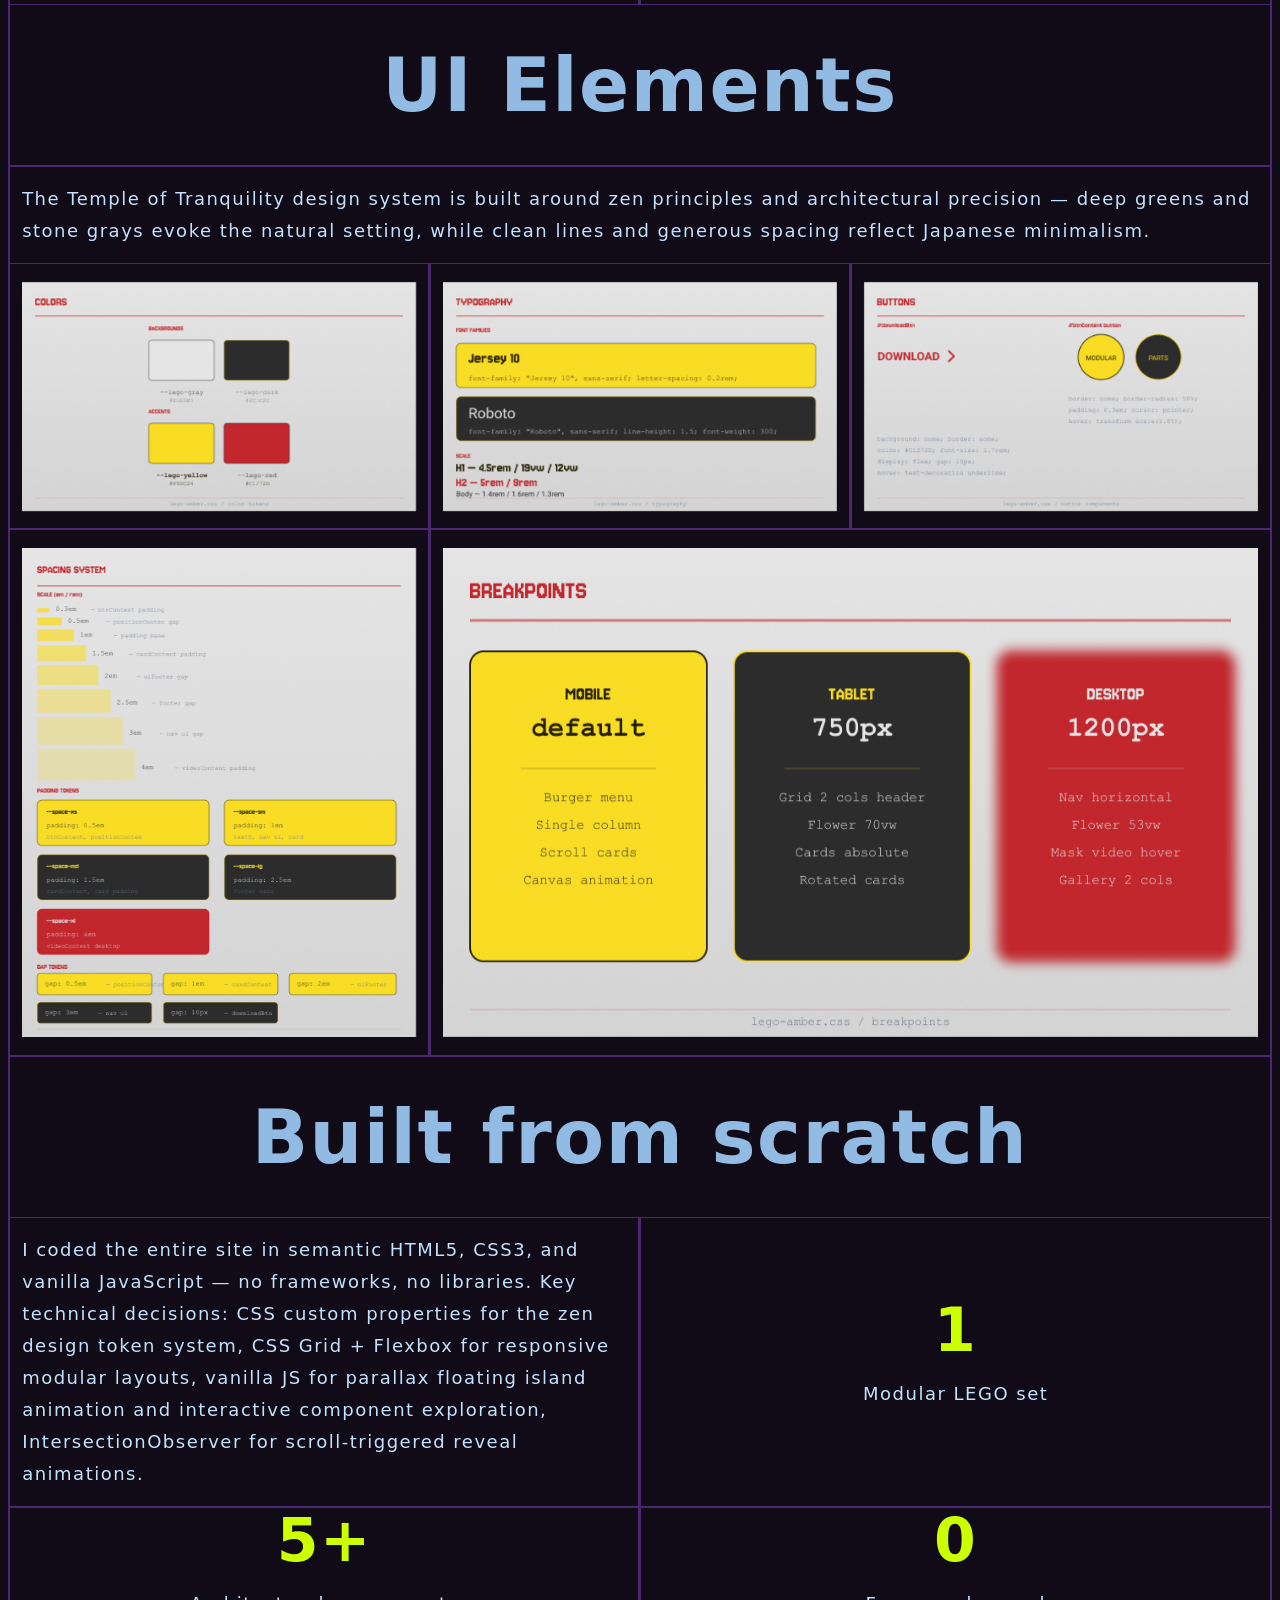
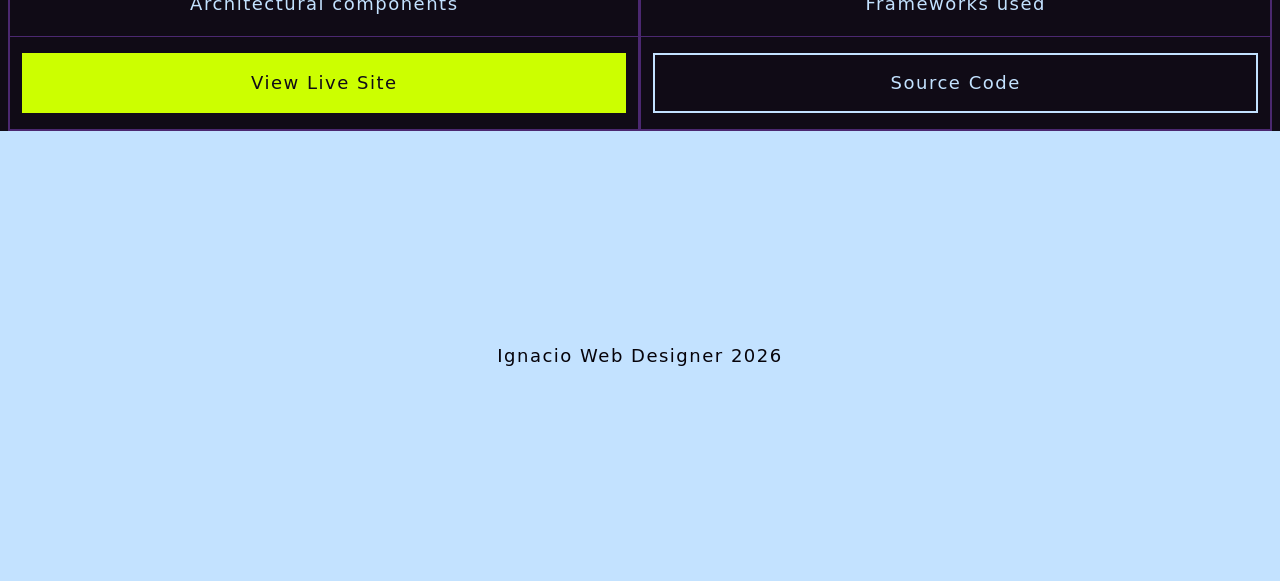
<file: works/Temple.html>
<!DOCTYPE html>
<html lang="en">
<head>
    <meta charset="UTF-8">
    <meta name="viewport" content="width=device-width, initial-scale=1.0">
    <link rel="stylesheet" href="../css/main.css">
    <link rel="stylesheet" href="../css/works.css">
    <script src="../js/img.js" defer></script>
    <script src="../js/translations.js" defer></script>
    <title>LEGO Temple of Tranquility</title>
</head>
<body>
    <main>
        <header>
            <nav class="flex flex-row">
                <a href="../index.html" class="backgroundDark"><img src="../img/logo.svg" alt="logo de Ignacio" width="50px" height="40px"></a>
                <div class="backgroundDark"></div>
                <input type="checkbox" name="hanburger" id="hamburger">
                <div class="backgroundDark"></div>
                <label for="hamburger" id="manu-hamburger" class="backgroundDark flex flex-colum">
                    <div class="bar"></div>
                    <div class="bar"></div>
                    <div class="bar"></div>
                </label>
                <ul class="backgroundDark navContent">
                    <li><a href="../index.html#works" class="text" data-i18n="back">Back to works</a></li>
                    <li>
                        <label for="languageSelect">
                            <select name="languageSelect" id="languageSelect">
                                <option value="EN" class="text">En</option>
                                <option value="ES" class="text">Es</option>
                            </select>
                        </label>
                    </li>
                </ul>
            </nav>
            <article>
                <h1 class="title backgroundDark" data-i18n="hero-title">temple of tranquility</h1>
                <p class="text backgroundDark" data-i18n="hero-p">A LEGO product showcase website — built with immersive 3D imagery, modular storytelling, and a zen-inspired design that captures the harmony between nature and brick-built culture.</p>
                <picture class="backgroundDark" id="imgHeader">
                    <source media="(max-width: 767px)" srcset="../img/legomockupMobile.avif">
                    <source media="(min-width: 768px) and (max-width: 1023px)" srcset="../img/legomockup.avif">
                    <img src="../img/legomockup.avif" alt="mockup of the LEGO Temple of Tranquility website">
                </picture>
                <section class="backgroundDark flex flex-colum" id="role">
                    <h2 class="subTitle" data-i18n="role-title">My Role</h2>
                    <p class="text" data-i18n="role-text">UI Designer & Front-End Dev</p>
                </section>
                <section class="backgroundDark flex flex-colum" id="stack">
                    <h2 class="subTitle" data-i18n="stack-title">Stack</h2>
                    <ul class="Stack flex flex-row">
                        <li class="text">HTML5</li>
                        <li class="text">CSS3</li>
                        <li class="text">JavaScript</li>
                    </ul>
                </section>
                <ul class="grid grid-colum" id="button-header">
                    <li class="backgroundDark" id="button-main"><a href="https://lego-amber.vercel.app/" class="buttonMAin text" data-i18n="btn-live">View Live Site</a></li>
                    <li class="backgroundDark"><a href="https://github.com/IgnacioGB00/lego" class="buttonSecon text" data-i18n="btn-code">Source Code</a></li>
                </ul>
            </article>
        </header>

        <section class="sectionContent" id="WhatIS">
            <h2 class="title backgroundDark" data-i18n="what-title">What is Temple of Tranquility?</h2>
            <p class="text backgroundDark" data-i18n="what-p">Temple of Tranquility is a product showcase website for a Japanese-inspired LEGO modular set — a floating island sanctuary featuring a multi-tiered pagoda, serene gardens, stone lanterns, and lush forests. The platform captures the essence of traditional Japanese design in a magical LEGO format, serving as both a digital storefront and an immersive storytelling experience for builders and collectors.
                <br><br>
                The challenge: design a product page that feels as meticulously crafted as the LEGO set itself — showcasing intricate architectural details, vibrant foliage, and the harmony between nature and culture — while guiding visitors from discovery to purchase. This was a self-initiated project where I handled everything from visual storytelling to production code.</p>
            <picture class="backgroundDark">
                <source media="(max-width: 767px)" srcset="../img/legoDesktopMobile.avif">
                <source media="(min-width: 768px) and (max-width: 1023px)" srcset="../img/legoDesktop.avif">
                <img src="../img/legoDesktop.avif" alt="overview of the LEGO Temple of Tranquility website" loading="lazy">
            </picture>
        </section>

        <section class="sectionContent" id="whatDid">
            <h2 class="title backgroundDark" data-i18n="did-title">What I did.</h2>
            <p class="text backgroundDark" data-i18n="did-p1">As the sole designer and developer, I owned every stage of the project — from the initial concept all the way to deployment on Vercel. Here's how I contributed:</p>
            <p class="text backgroundDark" data-i18n="did-p2">→ Product Storytelling: Translated the LEGO set's Japanese architectural identity into a cohesive digital narrative — zen-inspired layouts, natural textures, and cultural authenticity that mirrors the physical build experience.</p>
            <p class="text backgroundDark" data-i18n="did-p3">→ Visual Design: Built a zen-inspired design system: deep forest greens and stone grays as the primary palette, warm gold accents for premium touches, and clean typography that evokes traditional Japanese craftsmanship.</p>
            <p class="text backgroundDark" data-i18n="did-p4">→ 3D Imagery Showcase: Designed and coded an immersive product gallery featuring high-resolution renders of the floating island, pagoda details, and garden elements — with interactive zoom and angle exploration.</p>
            <p class="text backgroundDark" data-i18n="did-p5">→ Modular Presentation: Created a modular section system that breaks down the set into its architectural components — main temple, shrines, stone lanterns, gardens — mirroring the actual building experience.</p>
            <p class="text backgroundDark" data-i18n="did-p6">→ Front-End Development: Coded the entire site in semantic HTML5, CSS3, and vanilla JavaScript. No frameworks — every parallax scroll, image transition, and layout built from scratch with a focus on performance and visual impact.</p>
            <picture class="backgroundDark">
                <source media="(max-width: 767px)" srcset="../img/whatDidMobile.avif">
                <source media="(min-width: 768px) and (max-width: 1023px)" srcset="../img/whatDid.avif">
                <img src="../img/whatDid.avif" alt="what I did on LEGO Temple of Tranquility project" loading="lazy">
            </picture>
        </section>

        <section class="sectionContent" id="process">
            <h2 class="title backgroundDark" data-i18n="process-title">Process</h2>
            <article class="backgroundDark flex flex-colum">
                <p class="numberColor">01</p>
                <h3 class="subTitle" data-i18n="proc-01-title">Research & Cultural Immersion</h3>
                <p class="text" data-i18n="proc-01-text">I immersed myself in Japanese temple architecture — studying Kiyomizu-dera, Kyoto shrines, and traditional pagoda design. The key insight: the set's power comes from its harmony between nature and built structure. That became the design philosophy: balance first, detail second. Every layout decision echoes the zen principle of ma — the meaningful space between elements.</p>
            </article>
            <article class="backgroundDark flex flex-colum">
                <p class="numberColor">02</p>
                <h3 class="subTitle" data-i18n="proc-02-title">Content Mapping & Structure</h3>
                <p class="text" data-i18n="proc-02-text">I mapped the content into sections that mirror a builder's journey: Hero Discovery → Set Details → Modular Breakdown → Gallery → Purchase CTA. The navigation follows this narrative arc, making the site feel like unboxing and exploring the set brick by brick.</p>
            </article>
            <article class="backgroundDark flex flex-colum">
                <p class="numberColor">03</p>
                <h3 class="subTitle" data-i18n="proc-03-title">Visual Design & Design System</h3>
                <p class="text" data-i18n="proc-03-text">I built a zen-inspired design system: deep forest greens (#1a2f1a to #2d4a2d) and stone grays (#4a4a4a to #6b6b6b) as the primary palette, warm gold (#c9a84c) as the accent for premium touches, and high-contrast white text. Typography was chosen for its clean, architectural feel — matching the precision of LEGO brick placement. All imagery uses 3D renders with transparent backgrounds for floating, magical presentation.</p>
            </article>
            <article class="backgroundDark flex flex-colum">
                <p class="numberColor">04</p>
                <h3 class="subTitle" data-i18n="proc-04-title">Develop</h3>
                <p class="text" data-i18n="proc-04-text">I wrote every line of code by hand — no templates, no frameworks. The hero section features a parallax floating island animation. The modular breakdown uses vanilla JS for interactive component exploration. The image gallery supports zoom and pan for detail appreciation. The site was deployed on Vercel with optimized 3D renders and lazy loading for performance.</p>
            </article>
        </section>

        <section class="sectionContent" id="concept">
            <h2 class="title backgroundDark" data-i18n="concept-title">Visual reference & concept</h2>
            <picture class="backgroundDark">
                <source media="(max-width: 767px)" srcset="../img/legoReferenceMobile.avif">
                <source media="(min-width: 768px) and (max-width: 1023px)" srcset="../img/legoReference.avif">
                <img src="../img/legoReference.avif" alt="LEGO Temple of Tranquility research" width="300px" height="500px" loading="lazy">
            </picture>
            <p class="text backgroundDark" data-i18n="concept-p">I analyzed LEGO's official product pages and Japanese architecture photography to identify patterns that convey craftsmanship and wonder. The core finding: most product sites feel transactional — I wanted Temple of Tranquility to feel like stepping into a zen garden. The solution: generous whitespace, floating 3D imagery against dark backgrounds, and a narrative structure that builds anticipation before revealing the purchase option.</p>
        </section>

        <section class="sectionContent" id="wireframes">
            <h2 class="title backgroundDark" data-i18n="wire-title">Wireframes</h2>
            <p class="text backgroundDark" data-i18n="wire-p">I wireframed desktop and mobile simultaneously. The most challenging section was the modular breakdown — displaying the set's architectural components (main pagoda, shrines, stone lanterns, gardens) in a way that feels both informative and visually compelling. The solution: an interactive exploded view with hover states that reveal component details, keeping the layout clean while offering deep exploration.</p>
            <picture class="backgroundDark">
                <source media="(max-width: 767px)" srcset="../img/legoWireframeDesktopMobile.avif">
                <source media="(min-width: 768px) and (max-width: 1023px)" srcset="../img/legoWireframeDesktop.avif">
                <img src="../img/legoWireframeDesktop.avif" alt="LEGO Temple of Tranquility desktop wireframe" loading="lazy">
            </picture>
            <picture class="backgroundDark">
                <source media="(max-width: 767px)" srcset="../img/legowireframeMobileMobile.avif">
                <source media="(min-width: 768px) and (max-width: 1023px)" srcset="../img/legowireframeMobile.avif">
                <img src="../img/legowireframeMobile.avif" alt="LEGO Temple of Tranquility mobile wireframe" loading="lazy">
            </picture>
        </section>

        <section class="sectionContent" id="UIelement">
            <h2 class="title backgroundDark" data-i18n="ui-title">UI Elements</h2>
            <p class="text backgroundDark" data-i18n="ui-p">The Temple of Tranquility design system is built around zen principles and architectural precision — deep greens and stone grays evoke the natural setting, while clean lines and generous spacing reflect Japanese minimalism. Every element serves the storytelling, inviting the user to explore brick by brick.</p>
            <picture class="backgroundDark">
                <source media="(min-width: 768px) and (max-width: 1023px)" srcset="../img/legoColors.avif">
                <img src="../img/legoColors.avif" alt="LEGO Temple color palette" loading="lazy">
            </picture>
            <picture class="backgroundDark">
                <source media="(min-width: 768px) and (max-width: 1023px)" srcset="../img/legoTypography.avif">
                <img src="../img/legoTypography.avif" alt="LEGO Temple typography" loading="lazy">
            </picture>
            <picture class="backgroundDark">
                <source media="(min-width: 768px) and (max-width: 1023px)" srcset="../img/legoButtons.avif">
                <img src="../img/legoButtons.avif" alt="LEGO Temple buttons" loading="lazy">
            </picture>
            <picture class="backgroundDark">
                <source media="(min-width: 768px) and (max-width: 1023px)" srcset="../img/legoSpacing.avif">
                <img src="../img/legoSpacing.avif" alt="LEGO Temple spacing" loading="lazy">
            </picture>
            <picture class="backgroundDark">
                <source media="(min-width: 768px) and (max-width: 1023px)" srcset="../img/legoBreakpoints.avif">
                <img src="../img/legoBreakpoints.avif" alt="LEGO Temple components" loading="lazy">
            </picture>
        </section>

        <section class="sectionContent" id="develop">
            <h2 class="title backgroundDark" data-i18n="dev-title">Built from scratch</h2>
            <p class="text backgroundDark" data-i18n="dev-p">I coded the entire site in semantic HTML5, CSS3, and vanilla JavaScript — no frameworks, no libraries. This was a deliberate choice: the site needed to feel as meticulously built as the LEGO set itself, with every interaction crafted brick by brick.
                <br><br>
                Key technical decisions: CSS custom properties for the zen design token system, CSS Grid + Flexbox for responsive modular layouts, vanilla JS for parallax floating island animation and interactive component exploration, IntersectionObserver for scroll-triggered reveal animations, and optimized 3D render loading with progressive enhancement for performance.</p>
            <article class="backgroundDark flex flex-colum">
                <h3 class="numberColor">1</h3>
                <p class="text" data-i18n="stat-01">Modular LEGO set</p>
            </article>
            <article class="backgroundDark flex flex-colum">
                <h3 class="numberColor">5+</h3>
                <p class="text" data-i18n="stat-02">Architectural components</p>
            </article>
            <article class="backgroundDark flex flex-colum">
                <h3 class="numberColor">0</h3>
                <p class="text" data-i18n="stat-03">Frameworks used</p>
            </article>
            <ul class="grid grid-colum">
                <li class="backgroundDark" id="button-main"><a href="https://lego-amber.vercel.app/" class="buttonMAin text" data-i18n="btn-live">View Live Site</a></li>
                <li class="backgroundDark"><a href="https://github.com/IgnacioGB00/lego" class="buttonSecon text" data-i18n="btn-code">Source Code</a></li>
            </ul>
        </section>
    </main>
    <footer class="flex flex-colum">
        <p class="text" data-i18n="footer">Ignacio Web Designer 2026</p>
    </footer>
</body>
</html>
</file>
<file: css/main.css>
:root {
  /* ─── Colores ─────────────────────────────── */
  --color-bg-primary:     #100B16;
   --color-bg-list:     #06030a;
  --color-bg-secondary:   #4B2870;
  --color-btn-primary:    #CCFF00;
  --color-btn-secondary:  #C3E2FF;
  --color-text:           #C3E2FF;
  --color-heading:        #91BBE2;

  /* ─── Espaciado (escala 4px base) ────────── */
  --space-1:   1.5px;
  --space-2:   8px;
  --space-3:   12px;
  --space-4:   16px;
  --space-5:   24px;
  --space-6:   32px;
  --space-7:   48px;
  --space-8:   64px;
  --space-9:   96px;
  --space-10:  128px;

  /* ─── Tipografía — tamaños ────────────────── */
  --font-size-xs:   11px;
  --font-size-sm:   13px;
  --font-size-base: 16px;
  --font-size-md:   18px;
  --font-size-lg:   24px;
  --font-size-xl:   32px;
  --font-size-2xl:  40px;
  --font-size-3xl:  74px;

  /* ─── Tipografía — pesos ──────────────────── */
  --font-weight-regular: 400;
  --font-weight-medium:  500;
  --font-weight-bold:    700;

  /* ─── Tipografía — interlineado ───────────── */
  --line-height-tight:  1.2;
  --line-height-normal: 1.5;
  --line-height-loose:  1.75;

  /* ─── Bordes redondeados ──────────────────── */
  --border-radius-sm:   4px;
  --border-radius-md:   8px;
  --border-radius-lg:   16px;
  --border-radius-full: 9999px;
}

*{
    padding: 0;
    margin: 0;
    box-sizing: border-box;
    scroll-behavior: smooth;
}

body{
    background: var(--color-bg-primary);
    
}

main{
    background: var(--color-bg-secondary);
    margin: 0 var(--space-2);
    display: flex;
    flex-direction: column;
}
/* Nav links */
.navContent a {
    position: relative;
    text-decoration: none;
}

.navContent a::after {
    content: '';
    position: absolute;
    bottom: -2px;
    left: 0;
    width: 0;
    height: 1px;
   background-color: var(--color-btn-primary);
    transition: width 0.3s ease;
}

.navContent a:hover::after {
    width: 100%;
}

/* Works */
.list-works a,
.list-one a,
.list-two a {
    position: relative;
    text-decoration: none;
}

.list-works a::after,
.list-one a::after,
.list-two a::after {
    content: '';
    position: absolute;
    bottom: -2px;
    left: 0;
    width: 0;
    height: 1px;
    background-color: var(--color-btn-primary);
    transition: width 0.3s ease;
}

.list-works a:hover::after,
.list-one a:hover::after,
.list-two a:hover::after {
    width: 100%;
}

/* Contacts */
.contacts a {
    position: relative;
    text-decoration: none;
}

.contacts a::after {
    content: '';
    position: absolute;
    bottom: -2px;
    left: 0;
    width: 0;
    height: 1px;
    background-color: var(--color-btn-primary);
    transition: width 0.3s ease;
}

.contacts a:hover::after {
    width: 100%;
}
header, .sectionContent{
    width: 99.9%;
    margin:auto;
}
.backgroundDark{
    background: var(--color-bg-primary);
    margin:0 var(--space-1) var(--space-1) var(--space-1);
    padding: var(--space-4) var(--space-3);
}
section h2{
    display: flex;
    justify-content: center;
}
.flex{
    display: flex;
}

.flex-row{
    flex-direction: row;
    align-items: stretch;
    justify-content: space-between;
}

.flex-colum{
    flex-direction: column;
}
.text, .title, .subTitle, .numberColor{
    line-height: var(--space-6);
    letter-spacing: var(--space-1);
    font-family: system-ui, -apple-system, BlinkMacSystemFont, 'Segoe UI', Roboto, Oxygen, Ubuntu, Cantarell, 'Open Sans', 'Helvetica Neue', sans-serif;
}

.text{
    color: var(--color-text);
    font-size: var(--font-size-md);
}
.title, .subTitle{
    color: var(--color-heading);
}

.title{
    font-size: var(--font-size-xl);
}
 .subTitle{
    font-size: var(--font-size-lg);
    font-weight: var(--font-weight-medium);
}
.numberColor{
    color: var(--color-btn-primary);
    font-size: var(--font-size-2xl);
    font-weight: var(--font-weight-medium);
    
}

.grid{
    display: grid;
}
.buttonMAin {
    background: var(--color-btn-primary);
    padding: var(--space-3);
    color: var(--color-bg-primary);
    font-weight: var(--font-weight-medium);
    transition: background 0.3s ease, color 0.3s ease;
}

.buttonMAin:hover {
    background: transparent;
    color: var(--color-btn-primary);
    outline: 2px solid var(--color-btn-primary);
}

.buttonSecon {
    border: var(--color-btn-secondary) 2px solid;
    padding: var(--space-3);
    width: 100%;
    display: flex;
    align-items: center;
    justify-content: center;
    font-weight: var(--font-weight-medium);
    transition: background 0.3s ease, color 0.3s ease, border-color 0.3s ease;
}

.buttonSecon:hover {
    background: var(--color-btn-primary);
    color: var(--color-bg-primary);
    border-color: var(--color-btn-primary);
}

nav{
    div{
        width: 100%;
    }
     & label{
        width: 25%;
    }
}

#manu-hamburger{
    position: relative;
    z-index: 2;
    gap: var(--space-2);
    width: 100px;
}
.bar{
    width: 100%;
    height: 7px;
    background: var(--color-bg-secondary) !important;
}
#hamburger{
    display: none;
}


.navContent{
    position: fixed;
    left: 150%;
    transition: ease 0.5s;
    width: 65%;
    height: 100%;
    z-index: 15;
    
    li{
        a{
            font-size: var(--font-size-xl);
            padding: var(--space-4) 0;
        }
    }
}

select{
        
        font-size: var(--font-size-xl);
        border: var(--color-btn-secondary) 1px solid;
        background: transparent;
        color: var(--color-text);
        width: 100%;
    }

option{
    background: var(--color-bg-primary);
}

#hamburger:checked ~ .navContent{
    left: 0;
}

ul{
    height: auto;
    li{
        list-style: none;
        a{
            text-decoration: none;
            display: flex;
            align-items: center;
            gap: var(--space-3);
        }
    }
}


footer{
    height: 50vh;
    width: 100%;
    padding: var(--space-4);
    text-align: center;
    background-color: var(--color-btn-secondary);
    align-items: center;
    justify-content: center;
    p{
        color: var(--color-bg-list) !important;
    }
}
@media (min-width: 768px) {
         header article{
        display: grid;
        grid-template-columns: repeat(2, 1fr);
        h1{
            grid-column: 1/3;
        }
        h2{
            grid-column: 1/2;
        }
        p{
            display: flex !important;
            grid-column: 1/2;
        }
        div{
            grid-column: 2/3;
            grid-row: 2/5;
            height: 100vh;
        }
    }

   
    section{
        display: grid;
        grid-template-columns: repeat(2, 1fr);
        align-items: stretch;
        h2{
            grid-column: 1/3;
        }
    }
}

@media (min-width: 1200px) {

    #manu-hamburger{
        display: none;
    }
    .navContent{
        position: static;
        display: flex;
        align-items: center;
        flex-direction: row;
        justify-content: space-around;
        li{
            a{
                font-size: var(--font-size-base);
            }
        }
        select{
            width: 100%;
        }
    }
    
    a{
        display: flex;
        align-items: center;
        justify-content: center;
    }

    .title{
        font-size: var(--font-size-3xl);
       
    }

    .sectionContent .title{
         padding: var(--space-8) var(--space-3);
    }

    header .subTitle{
        font-size: var(--font-size-xl);
    }
    .subTitle{
        display: flex;
        align-items: center;
    }
}
</file>
<file: css/index.css>
.display-none{
    display: none;
}

#button-header{
    li{
        display: flex;
        align-items: center;
        justify-content: center;
    }
}

.spacewhiteTwo, .spacewhiteOne{
    display: none;
}

.grid-colum{
    grid-template-columns: repeat(2, 1fr);
}



#button-main{
    grid-column: 1/3;
    a{
        width: 100%;
        display: flex;
        justify-content: center;
        align-items: center;
    }
}

.contentCanvas{
    height: 450px;
    @media (min-width: 768px) {
        height: auto;
    }
}

#about{
    article{
        display: grid;
        gap: var(--space-3);
        ul{
            display: flex;
            flex-wrap: wrap;
            gap: var(--space-3);
            align-items: center;
            height: auto;
            padding: var(--space-3);
            width: 100%;

            li{
                padding: var(--space-3);
                background: var( --color-bg-list);
            }
        }
    }

}
#works{
    overflow-x: hidden;
    margin-bottom: 2px;
}
.list-works{
    overflow-x: scroll;
    li{
        width: 300px;
        a{
            height: 100%;
            color: var( --color-text);
        }
    }
}
/* Imagen que sigue el cursor — desktop */
.works-cursor-img {
  position: fixed;
  width: 260px;
  height: 160px;
  object-fit: cover;
  border-radius: 8px;
  pointer-events: none;
  opacity: 0;
  transition: opacity 0.2s ease;
  transform: translate(20px, -50%);
  z-index: 100;
}
.works-cursor-img.visible { opacity: 1; }

/* Preview expandible — mobile/tablet */
.work-preview {
  max-height: 0;
  overflow: hidden;
  transition: max-height 0.35s ease;
}
.work-preview img {
  width: 100%;
  height: 180px;
  object-fit: cover;
  border-radius: 6px;
  margin-bottom: 0.5rem;
  display: block;
}
li.open .work-preview { max-height: 220px; }

#process{
    article{
        gap: var(--space-5);
    }
}

.contacts{
    li{
        a{
            display: grid;
            align-items: center;
            justify-items: center;
        }
    }
}

@media (min-width: 768px) {

    
    #about{
        p{
            grid-column: 1/2;
            grid-row: 2/3;
        }
        div{
            grid-column: 2/3;
        }
    }

    #works{
        grid-template-columns: repeat(2, 1fr);
        align-items: stretch;
        .list-works{
            overflow-x: hidden;
            flex-direction: column;
            height: 80vh;
            width: 100%;
            li{
                width: 100%;
                height: 100%;
                display: flex;
                align-items: start;
            }
        }
        h2{
            grid-column: 1/4;
        }
        div{
            grid-column: 2/3;
            grid-row: 2/4;
        }
    }

    .display-none, .contacts{
            li{
                height: 100%;
                display: flex;
                align-items: center;
                justify-content: center;
                a{
                    justify-content: center;
                }
            }
        }

         .contacts{
            display: flex;
            flex-direction: column;
            li{
                height: 10vh;
                display: flex;
                align-items: center;
                justify-content: end;
                a{
                    justify-content: center;
                    text-align: end;
                }
            }
        }
}

@media (min-width: 1200px) {

    header article{
         height: 87vh;
         width: 100%;
        h1{
            grid-column: 1/3;
            display: flex;
            align-items: center;
            padding: var(--space-3);
        }
        h2{
            grid-column: 1/2;
        }
        p{
            display: flex !important;
            grid-column: 1/2;
        }
       .contentCanvas{
            grid-column: 2/3;
        }
        ul{
            grid-column: 1/2;
        }

    }
    
    .spacewhiteTwo, .spacewhiteOne{
        display: block;
    }  
   header .contentCanvas{
        height: auto;
        z-index: 0;
       
    }

    #about{
        article{
            grid-column: 1/2;
        }
        p{
            height: auto;
        }
        div{
            grid-row: 2/5;
        }
    }

    #contacts{
        div{
            height: 80vh;
        }
    }
     .contacts{
        li{
            height: 100%;
            a{
                font-size: var( --font-size-xl);
            }
        }
     }
}
</file>
<file: css/works.css>
nav{
    justify-content: space-between;
    div{
        width: 60%;
    }
}




header{
    section{
        align-items: start;
    }
}

#button-header{
    li{
        a{
            display: flex;
            justify-content: center;
            width: 100%;
        }
    }
}

.Stack{
    gap: var(--space-3);
    li{
        padding: var(--space-3);
        background: var(--color-bg-list);
    }
}

#process{
    article{
        gap: var(--space-3);
    }
}

#wireframes{
    picture{
        height: 550px;
    img{
        width: 100%;
        object-fit: cover;
    }
}
}

section .title{
    text-align: center;
}

picture{
        display: flex;
        align-items: center;
        justify-content: center;
        img{
            object-position: top; 
            width: 100%;
            height: 99%;
        }
    }

#concept{
    h2{
        line-height: 1.1;
    }
}
#develop{
    article{
        gap: var(--space-6);
        text-align: center;
        justify-content: center;
        h3{
            font-size: 60px;
            font-weight: var(--font-weight-bold);
        }
    }
    ul{
        li{
            display: flex;
            a{
                width: 100%;
                display: flex;
                align-items: center;
                justify-content: center;
            }

        }
    }
}

.sectionContent img {
  opacity: 0;
}

@keyframes blurIn {
  from {
    opacity: 0;
    
  }
  to {
    opacity: 1;
   
  }
}

.blur-in {
  animation: blurIn 0.7s ease forwards;
}

@media (min-width: 768px) {
    #button-header, #develop ul{
        grid-template-columns: repeat(2, 1fr);
    
    }
    ul{
        grid-column: 1/3;
        
    }

    #WhatIS{
        p{
            grid-column: 1/3;
        }
        picture{
            grid-column: 1/3;
        }
    }

    #whatDid{
        picture{
            grid-column: 1/3;
            img{
                object-fit: cover;
            }
        }
    }

    #wireframes{
        p{
            grid-column: 1/3;
        }
    }

    #UIelement{
        p{
            grid-column: 1/3;
        }
        picture:last-child{
        grid-column: 1/3;
    }
    }

    
}

@media (min-width: 1200px) {
    
    header{
        article{
            grid-template-columns: 60% 40% !important;
            grid-template-rows: repeat(4, 1fr);
            height: 87vh;
            h1{
                grid-column: 1/2;
                display: flex;
                align-items: center;
            }
            picture{
                grid-row: 1/3;
                img{
                    object-fit: cover;
                }
            }
            p{
                grid-row: 2/3;
                display: flex;
                align-items: center;
            }
            #stack{
                grid-column: 1/2;
                justify-content: center;
                gap: var(--space-3);
            }
            #role{
                grid-column: 1/2;
                justify-content: center;
                gap: var(--space-3);
            }
            ul{
                grid-column: 2/3;
                grid-row: 3/5;
                grid-template-columns: repeat(1, 1fr) !important;
                li{
                    display: flex;
                    align-items: center;
                }
            }
        }
    }

    #WhatIS{
        p{
            grid-column: 1/2;
        }
        picture{
            grid-column: 2/3 ;
        }
    }
     #whatDid{
        grid-template-rows: repeat(7, auto);
        picture{
            grid-column: 2/3;
            grid-row: 2/8;
        }
        p{
            grid-column: 1/2;
        }
    }

    #UIelement{
        grid-template-columns: repeat(3, 1fr);
        h2{
            grid-column: 1/4;
        }
        p{
            grid-column: 1/4;
        }
        picture:nth-last-child(2){
            grid-column: 1/2;
            object-fit: cover;
        }
        picture:last-child {
        grid-column: 2/4;
        }

    }
  
 
}
</file>
